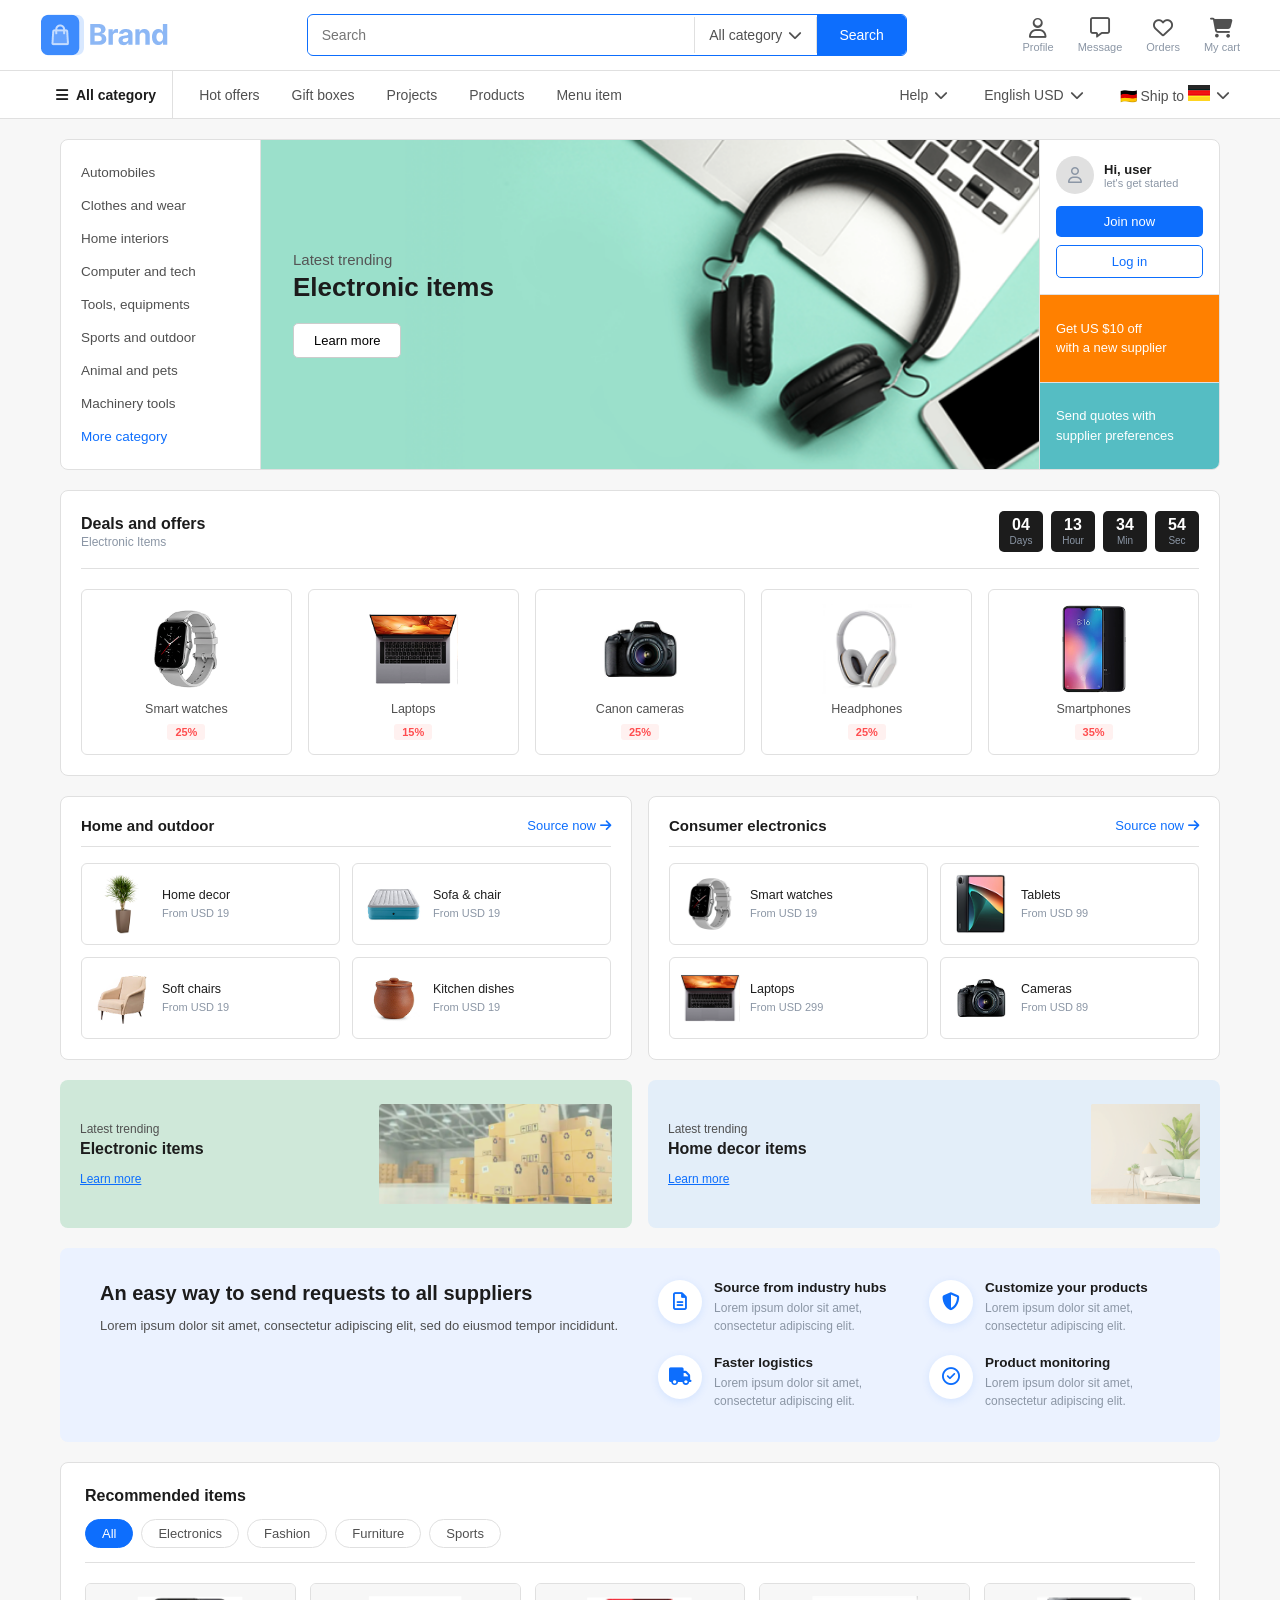
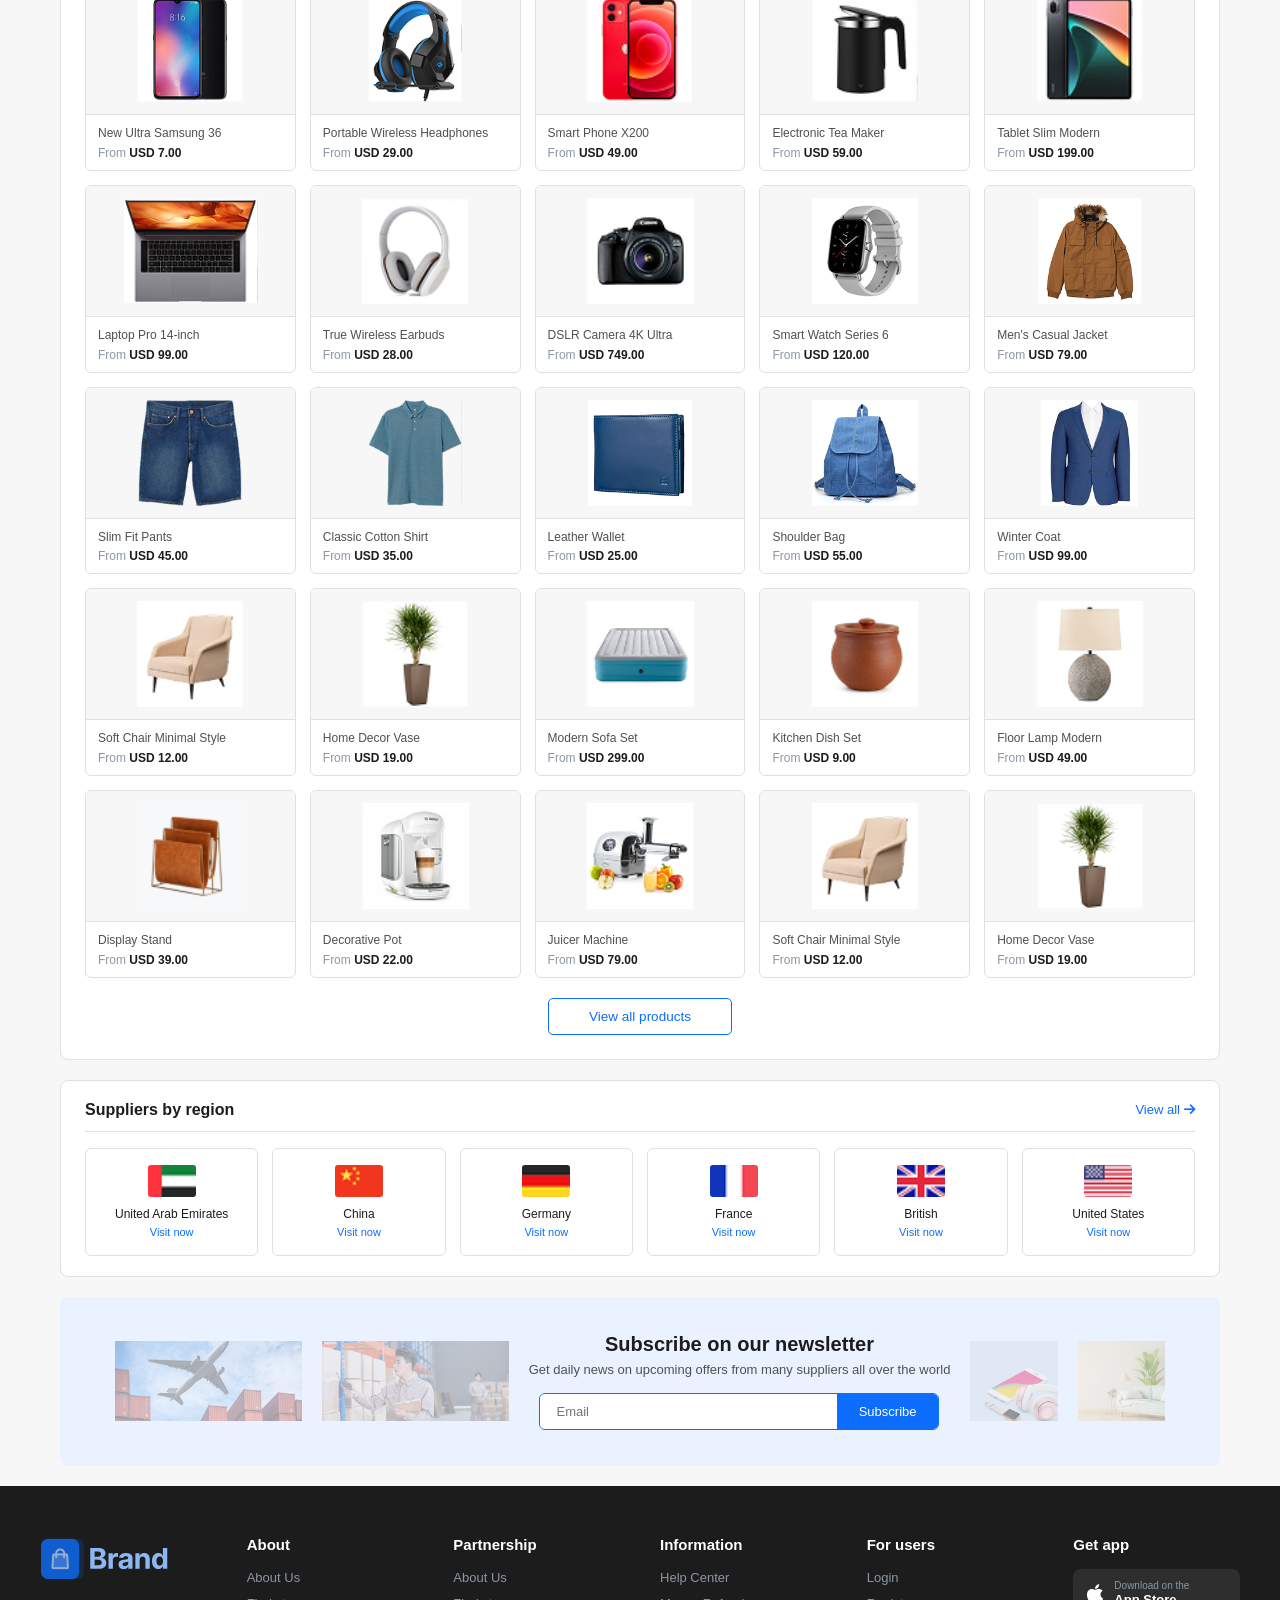
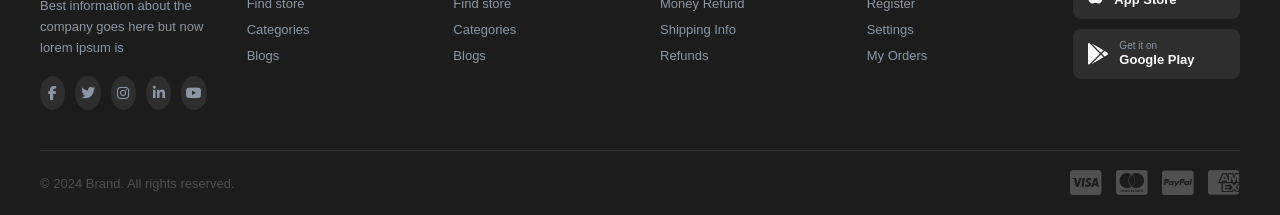
<file: index.html>
<!DOCTYPE html>
<html lang="en">
<head>
  <meta charset="UTF-8" />
  <meta name="viewport" content="width=device-width, initial-scale=1.0"/>
  <title>Brand Marketplace</title>
  <link rel="stylesheet" href="style.css" />
  <link rel="stylesheet" href="https://cdnjs.cloudflare.com/ajax/libs/font-awesome/6.5.0/css/all.min.css"/>

</head>
<body>

  <!-- HEADER -->
  <header class="header">
    <div class="logo">
<img src="assets/Layout/Brand/logo-colored.png" alt="logo">
    </div>
    <div class="search-bar">
      <input type="text" placeholder="Search" />
      <div class="category-dropdown">
        <span>All category</span>
        <i class="fa-solid fa-chevron-down"></i>
      </div>
      <button class="search-btn">Search</button>
    </div>
    <div class="header-icons">
      <div class="icon-item">
        <i class="fa-regular fa-user"></i>
        <span>Profile</span>
      </div>
      <div class="icon-item">
        <i class="fa-regular fa-message"></i>
        <span>Message</span>
      </div>
      <div class="icon-item">
        <i class="fa-regular fa-heart"></i>
        <span>Orders</span>
      </div>
      <div class="icon-item">
        <i class="fa-solid fa-cart-shopping"></i>
        <span>My cart</span>
      </div>
    </div>
  </header>

  <!-- NAVBAR -->
   <nav class="navbar">
    <div class="nav-left">
      <div class="all-category">
        <i class="fa-solid fa-bars"></i>
        <span>All category</span>
      </div>
      <a href="index.html" class="nav-link">Hot offers</a>
      <a href="index.html" class="nav-link">Gift boxes</a>
      <a href="index.html" class="nav-link">Projects</a>
      <a href="product.html" class="nav-link">Products</a>
      <a href="index.html" class="nav-link">Menu item</a>
    </div>
    <div class="nav-right">
      <div class="nav-dropdown">
        <span>Help</span>
        <i class="fa-solid fa-chevron-down"></i>
      </div>
      <div class="nav-dropdown">
        <span>English USD</span>
        <i class="fa-solid fa-chevron-down"></i>
      </div>
      <div class="nav-dropdown">
        <span>🇩🇪 Ship to <img src="assets/Layout1/Image/flags/DE@2x.png" alt=""></span>
        <i class="fa-solid fa-chevron-down"></i>
      </div>
    </div>
  </nav>
  <!-- MAIN -->
  <main class="main">
    <div class="main-inner">

      <!-- HERO SECTION -->
      <section class="hero-section">
        <aside class="category-sidebar">
          <ul>
            <li><a href="#">Automobiles</a></li>
            <li><a href="#">Clothes and wear</a></li>
            <li><a href="#">Home interiors</a></li>
            <li><a href="#">Computer and tech</a></li>
            <li><a href="#">Tools, equipments</a></li>
            <li><a href="#">Sports and outdoor</a></li>
            <li><a href="#">Animal and pets</a></li>
            <li><a href="#">Machinery tools</a></li>
            <li><a href="#" class="more-category">More category</a></li>
          </ul>
        </aside>

        <div class="hero-banner">
          <img src="assets/Image/backgrounds/Banner-board-800x420 2.png" alt="Latest trending Electronic items" />
          <div class="hero-text">
            <p>Latest trending</p>
            <h2>Electronic items</h2>
            <button class="learn-more-btn">Learn more</button>
          </div>
        </div>

        <div class="hero-right">
          <div class="user-card">
            <div class="user-card-top">
              <div class="user-avatar">
                <i class="fa-regular fa-user"></i>
              </div>
              <div>
                <p class="hi-user">Hi, user</p>
                <p class="lets-start">let's get started</p>
              </div>
            </div>
            <button class="btn-join">Join now</button>
            <button class="btn-login">Log in</button>
          </div>
          <div class="promo-card orange">
            <p>Get US $10 off</p>
            <p>with a new supplier</p>
          </div>
          <div class="promo-card teal">
            <p>Send quotes with</p>
            <p>supplier preferences</p>
          </div>
        </div>
      </section>

      <!-- DEALS & OFFERS -->
      <section class="deals-section">
        <div class="deals-header">
          <div>
            <h3>Deals and offers</h3>
            <p class="deals-sub">Electronic Items</p>
          </div>
          <div class="countdown">
            <div class="count-item"><span class="count-num">04</span><span class="count-label">Days</span></div>
            <div class="count-item"><span class="count-num">13</span><span class="count-label">Hour</span></div>
            <div class="count-item"><span class="count-num">34</span><span class="count-label">Min</span></div>
            <div class="count-item"><span class="count-num">56</span><span class="count-label">Sec</span></div>
          </div>
        </div>
        <div class="deals-products">
          <div class="deal-card">
            <img src="assets/Image/tech/8.png" alt="Smart watches" />
            <p>Smart watches</p>
            <span class="discount">25%</span>
          </div>
          <div class="deal-card">
            <img src="assets/Image/tech/image 34.png" alt="Laptops" />
            <p>Laptops</p>
            <span class="discount">15%</span>
          </div>
          <div class="deal-card">
            <img src="assets/Image/tech/6.png" alt="Cameras" />
            <p>Canon cameras</p>
            <span class="discount">25%</span>
          </div>
          <div class="deal-card">
            <img src="assets/Image/tech/image 86.png" alt="Headphones" />
            <p>Headphones</p>
            <span class="discount">25%</span>
          </div>
          <div class="deal-card">
            <img src="assets/Image/tech/image 23.png" alt="Smartphones" />
            <p>Smartphones</p>
            <span class="discount">35%</span>
          </div>
        </div>
      </section>

      <!-- HOME & OUTDOOR + CONSUMER ELECTRONICS -->
      <section class="two-col-section">
        <div class="category-block">
          <div class="category-block-header">
            <h3>Home and outdoor</h3>
            <a href="#" class="source-link">Source now <i class="fa-solid fa-arrow-right"></i></a>
          </div>
          <div class="category-block-grid">
            <div class="cat-item">
              <img src="assets/Image/interior/image 89.png" alt="Soft chairs" />
              <div><p>Home decor</p><span>From USD 19</span></div>
            </div>
            <div class="cat-item">
              <img src="assets/Image/interior/image 93.png" alt="Sofa & chair" />
              <div><p>Sofa & chair</p><span>From USD 19</span></div>
            </div>
            <div class="cat-item">
              <img src="assets/Image/interior/1.png" alt="Kitchen dishes" />
              <div><p>Soft chairs</p><span>From USD 19</span></div>
            </div>
            <div class="cat-item">
              <img src="assets/Image/interior/3.png" alt="Decor" />
              <div><p>Kitchen dishes</p><span>From USD 19</span></div>
            </div>
          </div>
        </div>

        <div class="category-block">
          <div class="category-block-header">
            <h3>Consumer electronics</h3>
            <a href="#" class="source-link">Source now <i class="fa-solid fa-arrow-right"></i></a>
          </div>
          <div class="category-block-grid">
            <div class="cat-item">
              <img src="assets/Image/tech/8.png" alt="Smart watches" />
              <div><p>Smart watches</p><span>From USD 19</span></div>
            </div>
            <div class="cat-item">
              <img src="assets/Image/tech/image 32.png" alt="Tablets" />
              <div><p>Tablets</p><span>From USD 99</span></div>
            </div>
            <div class="cat-item">
              <img src="assets/Image/tech/image 34.png" alt="Laptops" />
              <div><p>Laptops</p><span>From USD 299</span></div>
            </div>
            <div class="cat-item">
              <img src="assets/Image/tech/6.png" alt="Cameras" />
              <div><p>Cameras</p><span>From USD 89</span></div>
            </div>
          </div>
        </div>
      </section>

      <!-- PROMO BANNERS -->
      <section class="promo-banners">
        <div class="promo-banner green">
          <div class="promo-banner-text">
            <p>Latest trending</p>
            <h3>Electronic items</h3>
            <a href="#">Learn more</a>
          </div>
          <img src="assets/Image/backgrounds/Mask group.png" alt="Electronics" />
        </div>
        <div class="promo-banner blue">
          <div class="promo-banner-text">
            <p>Latest trending</p>
            <h3>Home decor items</h3>
            <a href="#">Learn more</a>
          </div>
          <img src="assets/Image/backgrounds/Group 969.png" alt="Electronics" />
        </div>
      </section>

      <!-- INQUIRY SECTION -->
      <section class="inquiry-section">
        <div class="inquiry-text">
          <h3>An easy way to send requests to all suppliers</h3>
          <p>Lorem ipsum dolor sit amet, consectetur adipiscing elit, sed do eiusmod tempor incididunt.</p>
        </div>
        <div class="inquiry-steps">
          <div class="step">
            <div class="step-icon"><i class="fa-regular fa-file-lines"></i></div>
            <div>
              <h4>Source from industry hubs</h4>
              <p>Lorem ipsum dolor sit amet, consectetur adipiscing elit.</p>
            </div>
          </div>
          <div class="step">
            <div class="step-icon"><i class="fa-solid fa-shield-halved"></i></div>
            <div>
              <h4>Customize your products</h4>
              <p>Lorem ipsum dolor sit amet, consectetur adipiscing elit.</p>
            </div>
          </div>
          <div class="step">
            <div class="step-icon"><i class="fa-solid fa-truck"></i></div>
            <div>
              <h4>Faster logistics</h4>
              <p>Lorem ipsum dolor sit amet, consectetur adipiscing elit.</p>
            </div>
          </div>
          <div class="step">
            <div class="step-icon"><i class="fa-regular fa-circle-check"></i></div>
            <div>
              <h4>Product monitoring</h4>
              <p>Lorem ipsum dolor sit amet, consectetur adipiscing elit.</p>
            </div>
          </div>
        </div>
      </section>

      <!-- RECOMMENDED ITEMS -->
      <section class="recommended-section">
        <h3>Recommended items</h3>
       <div class="recommended-tabs">
          <button class="tab active" data-filter="all">All</button>
          <button class="tab" data-filter="electronics">Electronics</button>
          <button class="tab" data-filter="fashion">Fashion</button>
          <button class="tab" data-filter="furniture">Furniture</button>
          <button class="tab" data-filter="sports">Sports</button>
        </div>
        <div class="recommended-grid">

            <!-- Electronics -->
          <div class="product-card" data-category="electronics">
            <div class="product-img"><img src="assets/Image/tech/image 23.png" alt="Phone" /></div>
            <div class="product-info"><p class="product-name">New Ultra Samsung 36</p><p class="product-price">From <strong>USD 7.00</strong></p></div>
          </div>
          <div class="product-card" data-category="electronics">
            <div class="product-img"><img src="assets/Image/tech/image 29.png" alt="Headphones" /></div>
            <div class="product-info"><p class="product-name">Portable Wireless Headphones</p><p class="product-price">From <strong>USD 29.00</strong></p></div>
          </div>
          <div class="product-card" data-category="electronics">
            <div class="product-img"><img src="assets/Image/tech/image 33.png" alt="Smartphone" /></div>
            <div class="product-info"><p class="product-name">Smart Phone X200</p><p class="product-price">From <strong>USD 49.00</strong></p></div>
          </div>
          <div class="product-card" data-category="electronics">
            <div class="product-img"><img src="assets/Image/tech/image 85.png" alt="Tea maker" /></div>
            <div class="product-info"><p class="product-name">Electronic Tea Maker</p><p class="product-price">From <strong>USD 59.00</strong></p></div>
          </div>
          <div class="product-card" data-category="electronics">
            <div class="product-img"><img src="assets/Image/tech/image 32.png" alt="Tablet" /></div>
            <div class="product-info"><p class="product-name">Tablet Slim Modern</p><p class="product-price">From <strong>USD 199.00</strong></p></div>
          </div>
          <div class="product-card" data-category="electronics">
            <div class="product-img"><img src="assets/Image/tech/image 34.png" alt="Laptop" /></div>
            <div class="product-info"><p class="product-name">Laptop Pro 14-inch</p><p class="product-price">From <strong>USD 99.00</strong></p></div>
          </div>
          <div class="product-card" data-category="electronics">
            <div class="product-img"><img src="assets/Image/tech/image 86.png" alt="Earbuds" /></div>
            <div class="product-info"><p class="product-name">True Wireless Earbuds</p><p class="product-price">From <strong>USD 28.00</strong></p></div>
          </div>
          <div class="product-card" data-category="electronics">
            <div class="product-img"><img src="assets/Image/tech/6.png" alt="Camera" /></div>
            <div class="product-info"><p class="product-name">DSLR Camera 4K Ultra</p><p class="product-price">From <strong>USD 749.00</strong></p></div>
          </div>
          <div class="product-card" data-category="electronics">
            <div class="product-img"><img src="assets/Image/tech/8.png" alt="Smart Watch" /></div>
            <div class="product-info"><p class="product-name">Smart Watch Series 6</p><p class="product-price">From <strong>USD 120.00</strong></p></div>
          </div>

          <!-- Fashion -->
          <div class="product-card" data-category="fashion">
            <div class="product-img"><img src="assets/Layout/alibaba/Image/cloth/2 1.png" alt="Jacket" /></div>
            <div class="product-info"><p class="product-name">Men's Casual Jacket</p><p class="product-price">From <strong>USD 79.00</strong></p></div>
          </div>
          <div class="product-card" data-category="fashion">
            <div class="product-img"><img src="assets/Layout/alibaba/Image/cloth/Bitmap (2).png" alt="Pants" /></div>
            <div class="product-info"><p class="product-name">Slim Fit Pants</p><p class="product-price">From <strong>USD 45.00</strong></p></div>
          </div>
          <div class="product-card" data-category="fashion">
            <div class="product-img"><img src="assets/Layout/alibaba/Image/cloth/Bitmap.png" alt="Shirt" /></div>
            <div class="product-info"><p class="product-name">Classic Cotton Shirt</p><p class="product-price">From <strong>USD 35.00</strong></p></div>
          </div>
          <div class="product-card" data-category="fashion">
            <div class="product-img"><img src="assets/Layout/alibaba/Image/cloth/image 24.png" alt="Wallet" /></div>
            <div class="product-info"><p class="product-name">Leather Wallet</p><p class="product-price">From <strong>USD 25.00</strong></p></div>
          </div>
          <div class="product-card" data-category="fashion">
            <div class="product-img"><img src="assets/Layout/alibaba/Image/cloth/image 26.png" alt="Bag" /></div>
            <div class="product-info"><p class="product-name">Shoulder Bag</p><p class="product-price">From <strong>USD 55.00</strong></p></div>
          </div>
          <div class="product-card" data-category="fashion">
            <div class="product-img"><img src="assets/Layout/alibaba/Image/cloth/image 30.png" alt="Coat" /></div>
            <div class="product-info"><p class="product-name">Winter Coat</p><p class="product-price">From <strong>USD 99.00</strong></p></div>
          </div>

          <!-- Furniture -->
          <div class="product-card" data-category="furniture">
            <div class="product-img"><img src="assets/Image/interior/1.png" alt="Soft Chair" /></div>
            <div class="product-info"><p class="product-name">Soft Chair Minimal Style</p><p class="product-price">From <strong>USD 12.00</strong></p></div>
          </div>
          <div class="product-card" data-category="furniture">
            <div class="product-img"><img src="assets/Image/interior/image 89.png" alt="Home Decor" /></div>
            <div class="product-info"><p class="product-name">Home Decor Vase</p><p class="product-price">From <strong>USD 19.00</strong></p></div>
          </div>
          <div class="product-card" data-category="furniture">
            <div class="product-img"><img src="assets/Image/interior/image 93.png" alt="Sofa" /></div>
            <div class="product-info"><p class="product-name">Modern Sofa Set</p><p class="product-price">From <strong>USD 299.00</strong></p></div>
          </div>
          <div class="product-card" data-category="furniture">
            <div class="product-img"><img src="assets/Image/interior/3.png" alt="Decor" /></div>
            <div class="product-info"><p class="product-name">Kitchen Dish Set</p><p class="product-price">From <strong>USD 9.00</strong></p></div>
          </div>
          <div class="product-card" data-category="furniture">
            <div class="product-img"><img src="assets/Image/interior/6.png" alt="Lamp" /></div>
            <div class="product-info"><p class="product-name">Floor Lamp Modern</p><p class="product-price">From <strong>USD 49.00</strong></p></div>
          </div>
          <div class="product-card" data-category="furniture">
            <div class="product-img"><img src="assets/Image/interior/7.png" alt="Stand" /></div>
            <div class="product-info"><p class="product-name">Display Stand</p><p class="product-price">From <strong>USD 39.00</strong></p></div>
          </div>
          <div class="product-card" data-category="furniture">
            <div class="product-img"><img src="assets/Image/interior/8.png" alt="Decor Item" /></div>
            <div class="product-info"><p class="product-name">Decorative Pot</p><p class="product-price">From <strong>USD 22.00</strong></p></div>
          </div>
          <div class="product-card" data-category="furniture">
            <div class="product-img"><img src="assets/Image/interior/9.png" alt="Juicer" /></div>
            <div class="product-info"><p class="product-name">Juicer Machine</p><p class="product-price">From <strong>USD 79.00</strong></p></div>
          </div>
          <div class="product-card" data-category="furniture">
            <div class="product-img"><img src="assets/Image/interior/1.png" alt="Soft Chair" /></div>
            <div class="product-info"><p class="product-name">Soft Chair Minimal Style</p><p class="product-price">From <strong>USD 12.00</strong></p></div>
          </div>
          <div class="product-card" data-category="furniture">
            <div class="product-img"><img src="assets/Image/interior/image 89.png" alt="Home Decor" /></div>
            <div class="product-info"><p class="product-name">Home Decor Vase</p><p class="product-price">From <strong>USD 19.00</strong></p></div>
          </div>
          

        </div>
        <div class="view-all-wrap">
          <button class="view-all-btn">View all products</button>
        </div>
      </section>

      <!-- SUPPLIERS BY REGION -->
      <section class="suppliers-section">
        <div class="suppliers-header">
          <h3>Suppliers by region</h3>
          <a href="#" class="source-link">View all <i class="fa-solid fa-arrow-right"></i></a>
        </div>
        <div class="suppliers-grid">
          <div class="supplier-card">
            <img src="assets/Layout1/Image/flags/AE@2x.png" alt="UAE" />
            <div><p class="supplier-country">United Arab Emirates</p><a href="#">Visit now</a></div>
          </div>
          <div class="supplier-card">
            <img src="assets/Layout1/Image/flags/CN@2x.png" alt="China" />
            <div><p class="supplier-country">China</p><a href="#">Visit now</a></div>
          </div>
          <div class="supplier-card">
            <img src="assets/Layout1/Image/flags/DE@2x.png" alt="Germany" />
            <div><p class="supplier-country">Germany</p><a href="#">Visit now</a></div>
          </div>
          <div class="supplier-card">
            <img src="assets/Layout1/Image/flags/FR@2x.png" alt="France" />
            <div><p class="supplier-country">France</p><a href="#">Visit now</a></div>
          </div>
          <div class="supplier-card">
            <img src="assets/Layout1/Image/flags/GB@2x.png" alt="Great Britain" />
            <div><p class="supplier-country">British</p><a href="#">Visit now</a></div>
          </div>
          <div class="supplier-card">
            <img src="assets/Layout1/Image/flags/US@2x.png" alt="United States" />
            <div><p class="supplier-country">United States</p><a href="#">Visit now</a></div>
          </div>
        </div>
      </section>

      <!-- NEWSLETTER -->
      <section class="newsletter-section">
        <img src="assets/Image/backgrounds/image 106.png" alt="" class="newsletter-img" />
        <img src="assets/Image/backgrounds/image 107.png" alt="" class="newsletter-img" />
        <div class="newsletter-content">
          <h3>Subscribe on our newsletter</h3>
          <p>Get daily news on upcoming offers from many suppliers all over the world</p>
          <div class="newsletter-input">
            <input type="email" placeholder="Email" />
            <button>Subscribe</button>
          </div>
        </div>
        <img src="assets/Image/backgrounds/image 98.png" alt="" class="newsletter-img" />
        <img src="assets/Image/backgrounds/Group 969.png" alt="" class="newsletter-img" />
      </section>

    </div>
  </main>

  <!-- FOOTER -->
    <footer class="footer">
    <div class="footer-top">
      <div class="footer-col brand-col">
        <div class="footer-logo">
          <img src="assets/Layout/Brand/logo-colored.png" alt="logo">
        </div>
        <p class="footer-desc">Best information about the company goes here but now lorem ipsum is</p>
        <div class="social-icons">
          <a href="#"><i class="fa-brands fa-facebook-f"></i></a>
          <a href="#"><i class="fa-brands fa-twitter"></i></a>
          <a href="#"><i class="fa-brands fa-instagram"></i></a>
          <a href="#"><i class="fa-brands fa-linkedin-in"></i></a>
          <a href="#"><i class="fa-brands fa-youtube"></i></a>
        </div>
      </div>
      <div class="footer-col">
        <h4>About</h4>
        <ul>
          <li><a href="#">About Us</a></li>
          <li><a href="#">Find store</a></li>
          <li><a href="#">Categories</a></li>
          <li><a href="#">Blogs</a></li>
        </ul>
      </div>
      <div class="footer-col">
        <h4>Partnership</h4>
        <ul>
          <li><a href="#">About Us</a></li>
          <li><a href="#">Find store</a></li>
          <li><a href="#">Categories</a></li>
          <li><a href="#">Blogs</a></li>
        </ul>
      </div>
      <div class="footer-col">
        <h4>Information</h4>
        <ul>
          <li><a href="#">Help Center</a></li>
          <li><a href="#">Money Refund</a></li>
          <li><a href="#">Shipping Info</a></li>
          <li><a href="#">Refunds</a></li>
        </ul>
      </div>
      <div class="footer-col">
        <h4>For users</h4>
        <ul>
          <li><a href="#">Login</a></li>
          <li><a href="#">Register</a></li>
          <li><a href="#">Settings</a></li>
          <li><a href="#">My Orders</a></li>
        </ul>
      </div>
      <div class="footer-col">
        <h4>Get app</h4>
        <div class="app-buttons">
          <a href="#" class="app-btn">
            <i class="fa-brands fa-apple"></i>
            <div><small>Download on the</small><strong>App Store</strong></div>
          </a>
          <a href="#" class="app-btn">
            <i class="fa-brands fa-google-play"></i>
            <div><small>Get it on</small><strong>Google Play</strong></div>
          </a>
        </div>
      </div>
    </div>
    <div class="footer-bottom">
      <p>© 2024 Brand. All rights reserved.</p>
      <div class="payment-icons">
        <i class="fa-brands fa-cc-visa"></i>
        <i class="fa-brands fa-cc-mastercard"></i>
        <i class="fa-brands fa-cc-paypal"></i>
        <i class="fa-brands fa-cc-amex"></i>
      </div>
    </div>
  
  </footer>

  <script>
    function updateCountdown() {
      const countNums = document.querySelectorAll('.count-num');
      let [days, hours, mins, secs] = [
        parseInt(countNums[0].textContent),
        parseInt(countNums[1].textContent),
        parseInt(countNums[2].textContent),
        parseInt(countNums[3].textContent)
      ];
      secs--;
      if (secs < 0) { secs = 59; mins--; }
      if (mins < 0) { mins = 59; hours--; }
      if (hours < 0) { hours = 23; days--; }
      if (days < 0) days = 0;
      countNums[0].textContent = String(days).padStart(2,'0');
      countNums[1].textContent = String(hours).padStart(2,'0');
      countNums[2].textContent = String(mins).padStart(2,'0');
      countNums[3].textContent = String(secs).padStart(2,'0');
    }
    setInterval(updateCountdown, 1000);

   // TAB FILTER — actually filters products by category
    document.querySelectorAll('.tab').forEach(tab => {
      tab.addEventListener('click', () => {
        document.querySelectorAll('.tab').forEach(t => t.classList.remove('active'));
        tab.classList.add('active');
        const filter = tab.dataset.filter;
        document.querySelectorAll('.product-card').forEach(card => {
          if (filter === 'all' || card.dataset.category === filter) {
            card.style.display = 'block';
          } else {
            card.style.display = 'none';
          }
        });
      });
    });
  </script>

</body>
</html>
</file>
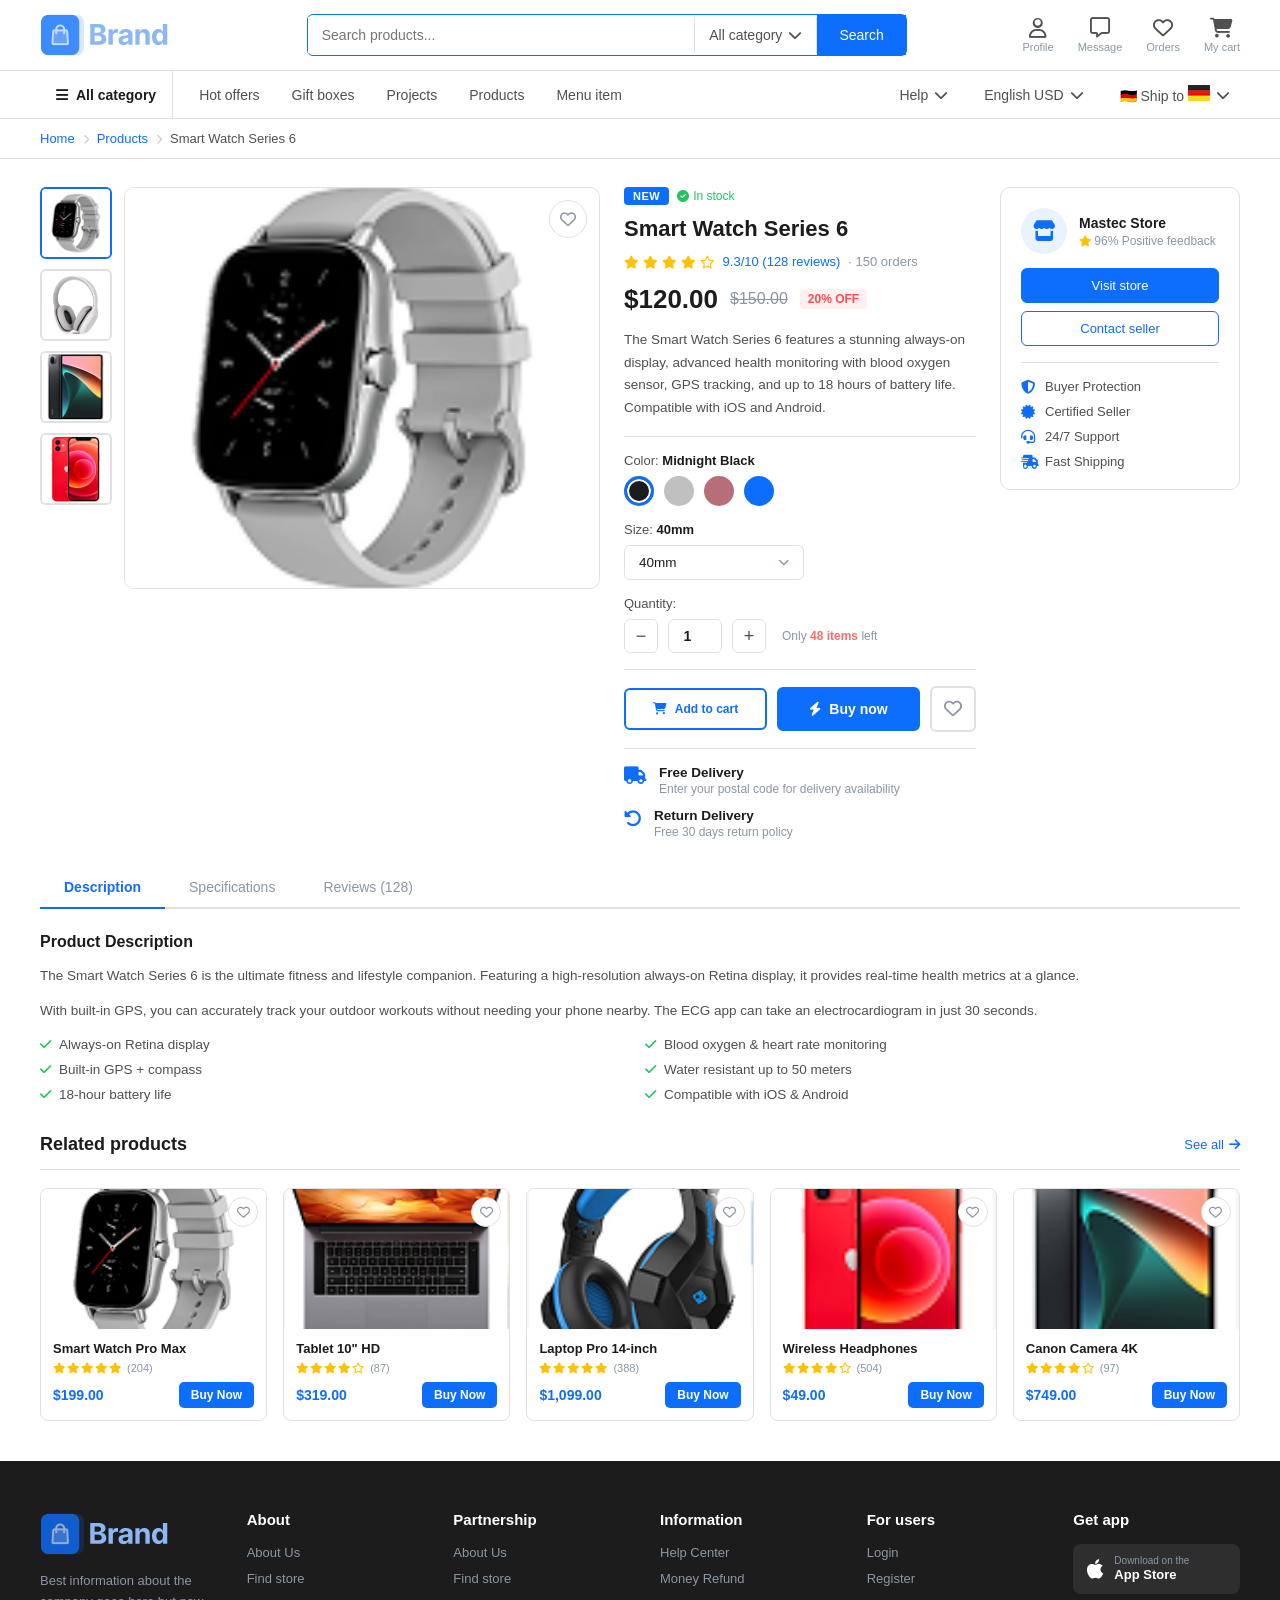
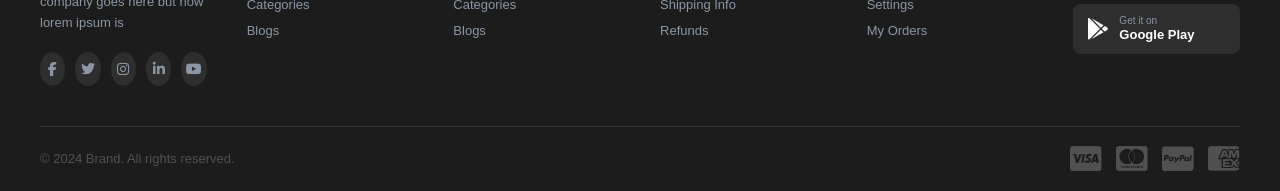
<file: product-detail.html>
<!DOCTYPE html>
<html lang="en">
<head>
  <meta charset="UTF-8" />
  <meta name="viewport" content="width=device-width, initial-scale=1.0"/>
  <title>Smart Watch Series 6 – Brand Marketplace</title>
  <link rel="stylesheet" href="style.css" />
  <link rel="stylesheet" href="product-detail.css" />
  <link rel="stylesheet" href="https://cdnjs.cloudflare.com/ajax/libs/font-awesome/6.5.0/css/all.min.css"/>
</head>
<body>

  <!-- HEADER -->
  <header class="header">
    <div class="logo">
     <img src="assets/Layout/Brand/logo-colored.png" alt="logo">

    </div>
    <div class="search-bar" id="searchBarWrap">
      <input type="text" placeholder="Search products..." id="searchInput" />
      <div class="category-dropdown">
        <span>All category</span>
        <i class="fa-solid fa-chevron-down"></i>
      </div>
      <button class="search-btn" id="searchBtn">Search</button>
      <div class="search-suggestions" id="searchSuggestions"></div>
    </div>
    <div class="header-icons">
      <div class="icon-item">
        <i class="fa-regular fa-user"></i>
        <span>Profile</span>
      </div>
      <div class="icon-item">
        <i class="fa-regular fa-message"></i>
        <span>Message</span>
      </div>
      <div class="icon-item">
        <i class="fa-regular fa-heart"></i>
        <span>Orders</span>
      </div>
      <div class="icon-item cart-icon-item">
        <i class="fa-solid fa-cart-shopping"></i>
        <span>My cart</span>
        <span class="cart-badge" id="cartBadge">0</span>
      </div>
    </div>
  </header>

  <!-- NAVBAR -->
  <nav class="navbar">
    <div class="nav-left">
      <div class="all-category">
        <i class="fa-solid fa-bars"></i>
        <span id="allCategoryBtn">All category</span>
      </div>
      <a href="index.html" class="nav-link">Hot offers</a>
      <a href="index.html" class="nav-link">Gift boxes</a>
      <a href="index.html" class="nav-link">Projects</a>
      <a href="product.html" class="nav-link">Products</a>
      <a href="#" class="nav-link">Menu item</a>
    </div>
    <div class="nav-right">
         <div class="nav-dropdown">
        <span>Help </span>
        <i class="fa-solid fa-chevron-down"></i>
      </div>
      <div class="nav-dropdown">
        
        <span>English USD </span>
        <i class="fa-solid fa-chevron-down"></i>
      </div>
      <div class="nav-dropdown">
        <span>🇩🇪 Ship to <img src="assets/Layout1/Image/flags/DE@2x.png" alt=""></span>
        <i class="fa-solid fa-chevron-down"></i>
 </div>
    </div>
  </nav>

  <!-- BREADCRUMB -->
  <div class="breadcrumb">
    <a href="index.html">Home</a>
    <i class="fa-solid fa-chevron-right"></i>
    <a href="product.html">Products</a>
    <i class="fa-solid fa-chevron-right"></i>
    <span>Smart Watch Series 6</span>
  </div>

  <!-- PRODUCT DETAIL MAIN -->
  <div class="pd-wrapper">

    <!-- LEFT: IMAGE GALLERY -->
    <div class="pd-gallery">
      <div class="pd-thumbnails">
        <div class="pd-thumb active" data-img="assets/Image/tech/8.png">
          <img src="assets/Image/tech/8.png" alt="Smart Watch" />
        </div>
        <div class="pd-thumb" data-img="assets/Image/tech/image 86.png">
          <img src="assets/Image/tech/image 86.png" alt="Smart Watch 2" />
        </div>
        <div class="pd-thumb" data-img="assets/Image/tech/image 32.png">
          <img src="assets/Image/tech/image 32.png" alt="Camera" />
        </div>
        <div class="pd-thumb" data-img="assets/Image/tech/image 33.png">
          <img src="assets/Image/tech/image 33.png" alt="Headphones" />
        </div>
      </div>
      <div class="pd-main-img">
        <img src="assets/Image/tech/8.png" alt="Smart Watch" id="mainProductImg" />
        <button class="pd-wishlist-btn" id="wishlistBtn">
          <i class="fa-regular fa-heart"></i>
        </button>
      </div>
    </div>

    <!-- MIDDLE: PRODUCT INFO -->
    <div class="pd-info">
      <div class="pd-badges">
        <span class="pd-badge-new">NEW</span>
        <span class="pd-badge-stock in-stock"><i class="fa-solid fa-circle-check"></i> In stock</span>
      </div>

      <h1 class="pd-title">Smart Watch Series 6</h1>

      <div class="pd-rating-row">
        <div class="pd-stars">
          <i class="fa-solid fa-star"></i>
          <i class="fa-solid fa-star"></i>
          <i class="fa-solid fa-star"></i>
          <i class="fa-solid fa-star"></i>
          <i class="fa-regular fa-star"></i>
        </div>
        <span class="pd-rating-count">9.3/10 (128 reviews)</span>
        <span class="pd-orders-count">· 150 orders</span>
      </div>

      <div class="pd-price-row">
        <span class="pd-price">$120.00</span>
        <span class="pd-old-price">$150.00</span>
        <span class="pd-discount-tag">20% OFF</span>
      </div>

      <p class="pd-desc">
        The Smart Watch Series 6 features a stunning always-on display, advanced health monitoring with blood oxygen sensor, GPS tracking, and up to 18 hours of battery life. Compatible with iOS and Android.
      </p>

      <div class="pd-divider"></div>

      <!-- COLOR SELECTOR -->
      <div class="pd-option-group">
        <p class="pd-option-label">Color: <strong id="selectedColor">Midnight Black</strong></p>
        <div class="pd-colors">
          <button class="pd-color active" data-color="Midnight Black" style="background:#1C1C1C;" title="Midnight Black"></button>
          <button class="pd-color" data-color="Silver" style="background:#C0C0C0;" title="Silver"></button>
          <button class="pd-color" data-color="Rose Gold" style="background:#B76E79;" title="Rose Gold"></button>
          <button class="pd-color" data-color="Ocean Blue" style="background:#0D6EFD;" title="Ocean Blue"></button>
        </div>
      </div>

      <!-- SIZE SELECTOR DROPDOWN -->
      <div class="pd-option-group">
        <p class="pd-option-label">Size: <strong id="selectedSize">40mm</strong></p>
        <div class="pd-custom-select" id="sizeSelect">
          <div class="pd-select-selected" id="sizeDisplay">
            <span>40mm</span>
            <i class="fa-solid fa-chevron-down"></i>
          </div>
          <ul class="pd-select-options" id="sizeOptions">
            <li class="active" data-value="40mm">40mm <span class="size-note">Standard</span></li>
            <li data-value="44mm">44mm <span class="size-note">Large</span></li>
            <li data-value="41mm">41mm <span class="size-note">Mid</span></li>
            <li data-value="45mm">45mm <span class="size-note">XL</span></li>
          </ul>
        </div>
      </div>

      <!-- QUANTITY -->
      <div class="pd-option-group">
        <p class="pd-option-label">Quantity:</p>
        <div class="pd-qty-wrap">
          <button class="pd-qty-btn" id="qtyMinus">−</button>
          <input type="number" value="1" min="1" max="99" id="qtyInput" class="pd-qty-input" />
          <button class="pd-qty-btn" id="qtyPlus">+</button>
          <span class="pd-qty-available">Only <strong>48 items</strong> left</span>
        </div>
      </div>

      <div class="pd-divider"></div>

      <!-- ACTION BUTTONS -->
      <div class="pd-actions">
        <button class="pd-add-cart-btn" id="addToCartBtn">
          <i class="fa-solid fa-cart-shopping"></i> Add to cart
        </button>
        <button class="pd-buy-now-btn" id="buyNowBtn">
          <i class="fa-solid fa-bolt"></i> Buy now
        </button>
        <button class="pd-wish-action-btn" id="wishActionBtn">
          <i class="fa-regular fa-heart"></i>
        </button>
      </div>

      <!-- CART TOAST -->
      <div class="pd-toast" id="cartToast">
        <i class="fa-solid fa-circle-check"></i> Added to cart!
      </div>

      <div class="pd-divider"></div>

      <!-- DELIVERY INFO -->
      <div class="pd-delivery-info">
        <div class="pd-delivery-row">
          <i class="fa-solid fa-truck"></i>
          <div>
            <p class="pd-del-title">Free Delivery</p>
            <p class="pd-del-sub">Enter your postal code for delivery availability</p>
          </div>
        </div>
        <div class="pd-delivery-row">
          <i class="fa-solid fa-rotate-left"></i>
          <div>
            <p class="pd-del-title">Return Delivery</p>
            <p class="pd-del-sub">Free 30 days return policy</p>
          </div>
        </div>
      </div>
    </div>

    <!-- RIGHT: SELLER CARD -->
    <div class="pd-seller">
      <div class="pd-seller-top">
        <div class="pd-seller-avatar">
          <i class="fa-solid fa-store"></i>
        </div>
        <div>
          <p class="pd-seller-name">Mastec Store</p>
          <p class="pd-seller-rating"><i class="fa-solid fa-star"></i> 96% Positive feedback</p>
        </div>
      </div>
      <button class="pd-seller-btn">Visit store</button>
      <button class="pd-seller-btn outline">Contact seller</button>
      <div class="pd-divider"></div>
      <ul class="pd-seller-features">
        <li><i class="fa-solid fa-shield-halved"></i> Buyer Protection</li>
        <li><i class="fa-solid fa-certificate"></i> Certified Seller</li>
        <li><i class="fa-solid fa-headset"></i> 24/7 Support</li>
        <li><i class="fa-solid fa-truck-fast"></i> Fast Shipping</li>
      </ul>
    </div>

  </div>

  <!-- TABS -->
  <div class="pd-tabs-section">
    <div class="pd-tabs">
      <button class="pd-tab active" data-tab="description">Description</button>
      <button class="pd-tab" data-tab="specs">Specifications</button>
      <button class="pd-tab" data-tab="reviews">Reviews (128)</button>
    </div>

    <div class="pd-tab-content active" id="tab-description">
      <h3>Product Description</h3>
      <p>The Smart Watch Series 6 is the ultimate fitness and lifestyle companion. Featuring a high-resolution always-on Retina display, it provides real-time health metrics at a glance.</p>
      <p>With built-in GPS, you can accurately track your outdoor workouts without needing your phone nearby. The ECG app can take an electrocardiogram in just 30 seconds.</p>
      <ul class="pd-feature-list">
        <li><i class="fa-solid fa-check"></i> Always-on Retina display</li>
        <li><i class="fa-solid fa-check"></i> Blood oxygen & heart rate monitoring</li>
        <li><i class="fa-solid fa-check"></i> Built-in GPS + compass</li>
        <li><i class="fa-solid fa-check"></i> Water resistant up to 50 meters</li>
        <li><i class="fa-solid fa-check"></i> 18-hour battery life</li>
        <li><i class="fa-solid fa-check"></i> Compatible with iOS & Android</li>
      </ul>
    </div>

    <div class="pd-tab-content" id="tab-specs">
      <h3>Specifications</h3>
      <table class="pd-specs-table">
        <tr><td>Brand</td><td>BrandTech</td></tr>
        <tr><td>Model</td><td>Smart Watch Series 6</td></tr>
        <tr><td>Display</td><td>1.78" OLED Always-On</td></tr>
        <tr><td>Processor</td><td>S6 Dual-Core</td></tr>
        <tr><td>Storage</td><td>32GB</td></tr>
        <tr><td>Battery</td><td>303mAh — Up to 18 hrs</td></tr>
        <tr><td>Connectivity</td><td>Bluetooth 5.0, WiFi, GPS</td></tr>
        <tr><td>Water Resistance</td><td>50 meters (WR50)</td></tr>
        <tr><td>Sensors</td><td>Heart Rate, SpO2, ECG, Gyro</td></tr>
        <tr><td>Compatibility</td><td>iOS 14+ / Android 6+</td></tr>
        <tr><td>Warranty</td><td>1 Year</td></tr>
      </table>
    </div>

    <div class="pd-tab-content" id="tab-reviews">
      <div class="reviews-layout">
        <div class="reviews-summary">
          <div class="rating-big">4.0</div>
          <div class="rating-stars-big">
            <i class="fa-solid fa-star"></i><i class="fa-solid fa-star"></i><i class="fa-solid fa-star"></i><i class="fa-solid fa-star"></i><i class="fa-regular fa-star"></i>
          </div>
          <p class="rating-total">128 reviews</p>
          <div class="rating-bars">
            <div class="rating-bar-row"><span>5</span><div class="rating-bar"><div class="rating-fill" style="width:60%"></div></div><span>60%</span></div>
            <div class="rating-bar-row"><span>4</span><div class="rating-bar"><div class="rating-fill" style="width:20%"></div></div><span>20%</span></div>
            <div class="rating-bar-row"><span>3</span><div class="rating-bar"><div class="rating-fill" style="width:10%"></div></div><span>10%</span></div>
            <div class="rating-bar-row"><span>2</span><div class="rating-bar"><div class="rating-fill" style="width:6%"></div></div><span>6%</span></div>
            <div class="rating-bar-row"><span>1</span><div class="rating-bar"><div class="rating-fill" style="width:4%"></div></div><span>4%</span></div>
          </div>
        </div>
        <div class="reviews-list">
          <div class="review-card">
            <div class="review-top">
              <div class="reviewer-avatar">A</div>
              <div>
                <p class="reviewer-name">Ahmed K.</p>
                <div class="review-stars"><i class="fa-solid fa-star"></i><i class="fa-solid fa-star"></i><i class="fa-solid fa-star"></i><i class="fa-solid fa-star"></i><i class="fa-solid fa-star"></i></div>
              </div>
              <span class="review-date">12 May 2025</span>
            </div>
            <p class="review-text">Absolutely love this watch! The display is stunning and the health tracking is very accurate. Highly recommend!</p>
            <div class="review-helpful">
              <span>Helpful?</span>
              <button><i class="fa-regular fa-thumbs-up"></i> 24</button>
              <button><i class="fa-regular fa-thumbs-down"></i> 2</button>
            </div>
          </div>
          <div class="review-card">
            <div class="review-top">
              <div class="reviewer-avatar">S</div>
              <div>
                <p class="reviewer-name">Sara M.</p>
                <div class="review-stars"><i class="fa-solid fa-star"></i><i class="fa-solid fa-star"></i><i class="fa-solid fa-star"></i><i class="fa-solid fa-star"></i><i class="fa-regular fa-star"></i></div>
              </div>
              <span class="review-date">3 Apr 2025</span>
            </div>
            <p class="review-text">Great product overall. Setup was easy and the app syncs perfectly. Otherwise 10/10.</p>
            <div class="review-helpful">
              <span>Helpful?</span>
              <button><i class="fa-regular fa-thumbs-up"></i> 18</button>
              <button><i class="fa-regular fa-thumbs-down"></i> 1</button>
            </div>
          </div>
          <div class="review-card">
            <div class="review-top">
              <div class="reviewer-avatar">R</div>
              <div>
                <p class="reviewer-name">Raza T.</p>
                <div class="review-stars"><i class="fa-solid fa-star"></i><i class="fa-solid fa-star"></i><i class="fa-solid fa-star"></i><i class="fa-regular fa-star"></i><i class="fa-regular fa-star"></i></div>
              </div>
              <span class="review-date">20 Mar 2025</span>
            </div>
            <p class="review-text">Decent watch for the price. GPS accuracy could be better for running.</p>
            <div class="review-helpful">
              <span>Helpful?</span>
              <button><i class="fa-regular fa-thumbs-up"></i> 9</button>
              <button><i class="fa-regular fa-thumbs-down"></i> 3</button>
            </div>
          </div>
        </div>
      </div>
    </div>
  </div>

  <!-- RELATED PRODUCTS -->
  <section class="related-section">
    <div class="related-header">
      <h2>Related products</h2>
      <a href="product.html" class="see-all-link">See all <i class="fa-solid fa-arrow-right"></i></a>
    </div>
    <div class="related-grid">
      <div class="rel-card">
        <div class="rel-img-wrap">
          <img src="assets/Image/tech/8.png" alt="Smart Watch" />
          <button class="rel-wish"><i class="fa-regular fa-heart"></i></button>
        </div>
        <div class="rel-info">
          <p class="rel-name">Smart Watch Pro Max</p>
          <div class="rel-stars"><i class="fa-solid fa-star"></i><i class="fa-solid fa-star"></i><i class="fa-solid fa-star"></i><i class="fa-solid fa-star"></i><i class="fa-solid fa-star"></i><span>(204)</span></div>
          <div class="rel-bottom"><span class="rel-price">$199.00</span><button class="rel-buy">Buy Now</button></div>
        </div>
      </div>
      <div class="rel-card">
        <div class="rel-img-wrap">
          <img src="assets/Image/tech/image 34.png" alt="Tablet" />
          <button class="rel-wish"><i class="fa-regular fa-heart"></i></button>
        </div>
        <div class="rel-info">
          <p class="rel-name">Tablet 10" HD</p>
          <div class="rel-stars"><i class="fa-solid fa-star"></i><i class="fa-solid fa-star"></i><i class="fa-solid fa-star"></i><i class="fa-solid fa-star"></i><i class="fa-regular fa-star"></i><span>(87)</span></div>
          <div class="rel-bottom"><span class="rel-price">$319.00</span><button class="rel-buy">Buy Now</button></div>
        </div>
      </div>
      <div class="rel-card">
        <div class="rel-img-wrap">
          <img src="assets/Image/tech/image 29.png" alt="Laptop" />
          <button class="rel-wish"><i class="fa-regular fa-heart"></i></button>
        </div>
        <div class="rel-info">
          <p class="rel-name">Laptop Pro 14-inch</p>
          <div class="rel-stars"><i class="fa-solid fa-star"></i><i class="fa-solid fa-star"></i><i class="fa-solid fa-star"></i><i class="fa-solid fa-star"></i><i class="fa-solid fa-star"></i><span>(388)</span></div>
          <div class="rel-bottom"><span class="rel-price">$1,099.00</span><button class="rel-buy">Buy Now</button></div>
        </div>
      </div>
      <div class="rel-card">
        <div class="rel-img-wrap">
          <img src="assets/Image/tech/image 33.png" alt="Headphones" />
          <button class="rel-wish"><i class="fa-regular fa-heart"></i></button>
        </div>
        <div class="rel-info">
          <p class="rel-name">Wireless Headphones</p>
          <div class="rel-stars"><i class="fa-solid fa-star"></i><i class="fa-solid fa-star"></i><i class="fa-solid fa-star"></i><i class="fa-solid fa-star"></i><i class="fa-regular fa-star"></i><span>(504)</span></div>
          <div class="rel-bottom"><span class="rel-price">$49.00</span><button class="rel-buy">Buy Now</button></div>
        </div>
      </div>
      <div class="rel-card">
        <div class="rel-img-wrap">
          <img src="assets/Image/tech/image 32.png" alt="Camera" />
          <button class="rel-wish"><i class="fa-regular fa-heart"></i></button>
        </div>
        <div class="rel-info">
          <p class="rel-name">Canon Camera 4K</p>
          <div class="rel-stars"><i class="fa-solid fa-star"></i><i class="fa-solid fa-star"></i><i class="fa-solid fa-star"></i><i class="fa-solid fa-star"></i><i class="fa-regular fa-star"></i><span>(97)</span></div>
          <div class="rel-bottom"><span class="rel-price">$749.00</span><button class="rel-buy">Buy Now</button></div>
        </div>
      </div>
    </div>
  </section>

  <!-- FOOTER -->
  <footer class="footer">
    <div class="footer-top">
      <div class="footer-col brand-col">
        <div class="footer-logo">
         <img src="assets/Layout/Brand/logo-colored.png" alt="logo">

        </div>
        <p class="footer-desc">Best information about the company goes here but now lorem ipsum is</p>
        <div class="social-icons">
          <a href="#"><i class="fa-brands fa-facebook-f"></i></a>
          <a href="#"><i class="fa-brands fa-twitter"></i></a>
          <a href="#"><i class="fa-brands fa-instagram"></i></a>
          <a href="#"><i class="fa-brands fa-linkedin-in"></i></a>
          <a href="#"><i class="fa-brands fa-youtube"></i></a>
        </div>
      </div>
      <div class="footer-col"><h4>About</h4><ul><li><a href="#">About Us</a></li><li><a href="#">Find store</a></li><li><a href="#">Categories</a></li><li><a href="#">Blogs</a></li></ul></div>
      <div class="footer-col"><h4>Partnership</h4><ul><li><a href="#">About Us</a></li><li><a href="#">Find store</a></li><li><a href="#">Categories</a></li><li><a href="#">Blogs</a></li></ul></div>
      <div class="footer-col"><h4>Information</h4><ul><li><a href="#">Help Center</a></li><li><a href="#">Money Refund</a></li><li><a href="#">Shipping Info</a></li><li><a href="#">Refunds</a></li></ul></div>
      <div class="footer-col"><h4>For users</h4><ul><li><a href="#">Login</a></li><li><a href="#">Register</a></li><li><a href="#">Settings</a></li><li><a href="#">My Orders</a></li></ul></div>
      <div class="footer-col">
        <h4>Get app</h4>
        <div class="app-buttons">
          <a href="#" class="app-btn"><i class="fa-brands fa-apple"></i><div><small>Download on the</small><strong>App Store</strong></div></a>
          <a href="#" class="app-btn"><i class="fa-brands fa-google-play"></i><div><small>Get it on</small><strong>Google Play</strong></div></a>
        </div>
      </div>
    </div>
    <div class="footer-bottom">
      <p>© 2024 Brand. All rights reserved.</p>
      <div class="payment-icons">
        <i class="fa-brands fa-cc-visa"></i>
        <i class="fa-brands fa-cc-mastercard"></i>
        <i class="fa-brands fa-cc-paypal"></i>
        <i class="fa-brands fa-cc-amex"></i>
      </div>
    </div>
  </footer>

  <script src="product-detail.js"></script>
</body>
</html>
</file>
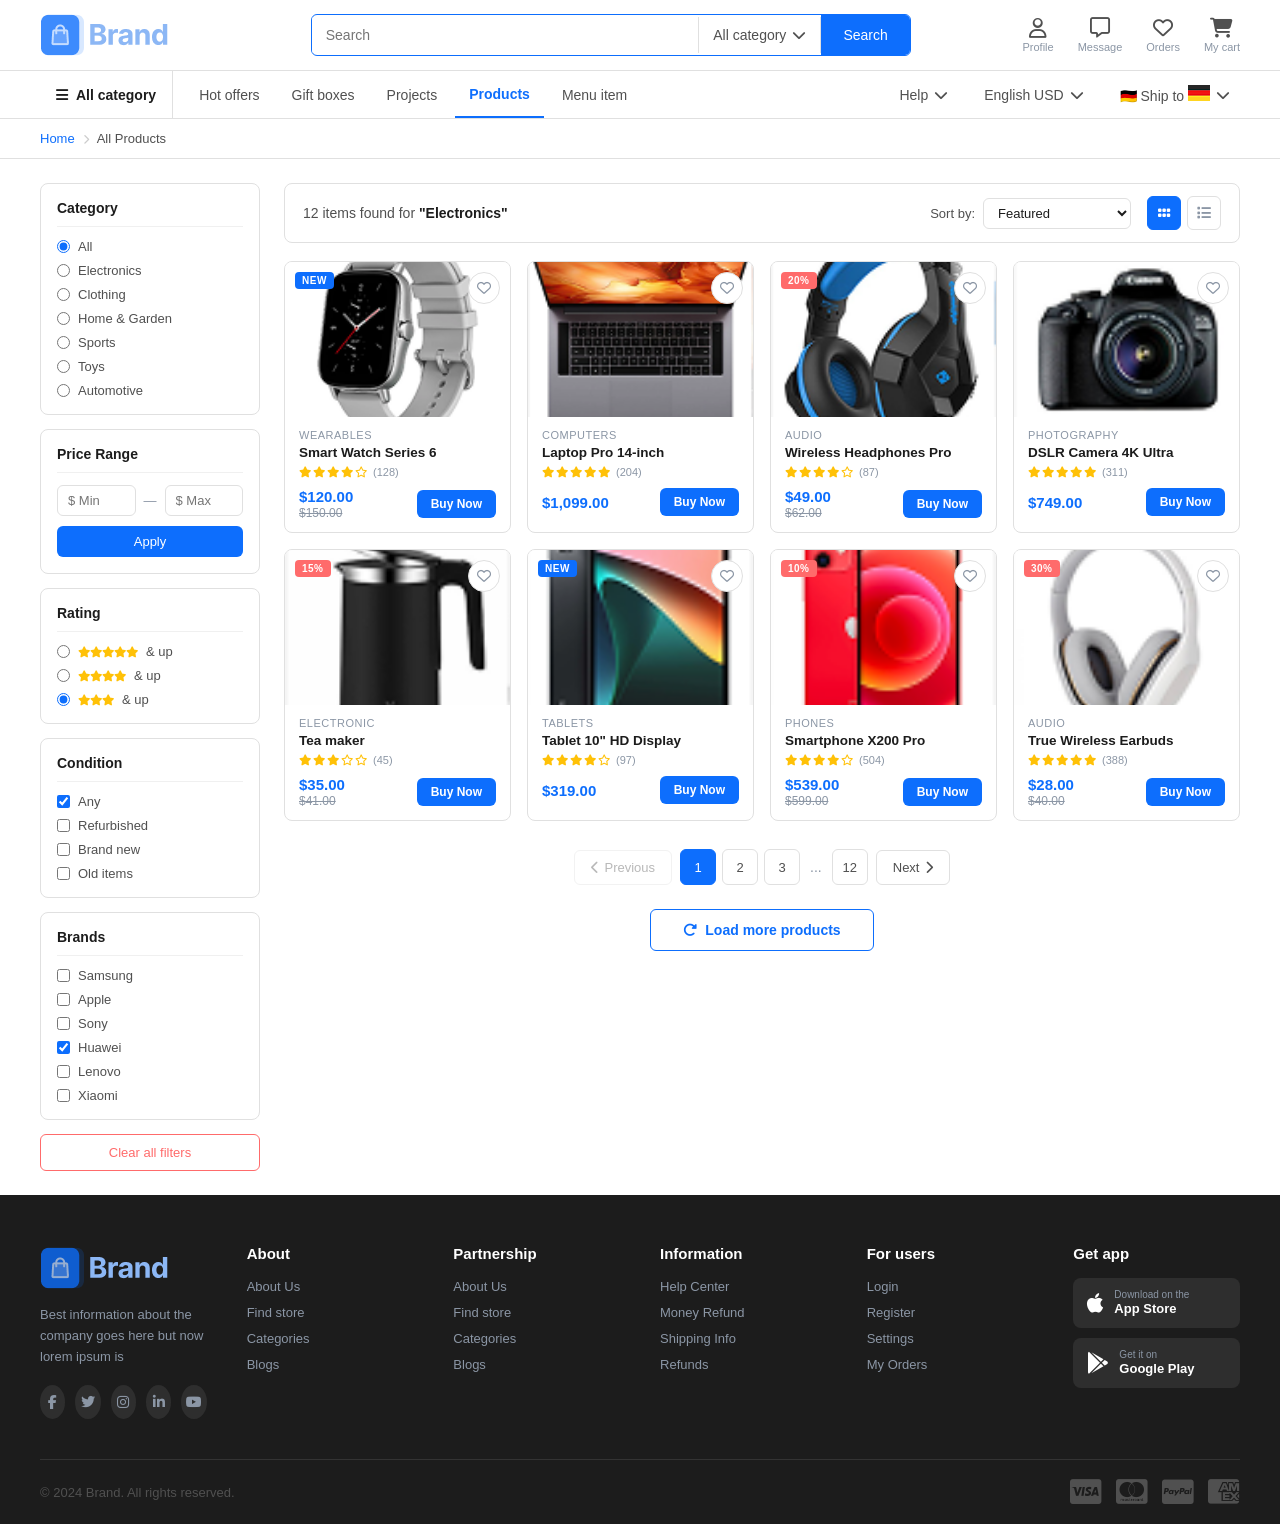
<file: product.html>
<!DOCTYPE html>
<html lang="en">
<head>
  <meta charset="UTF-8" />
  <meta name="viewport" content="width=device-width, initial-scale=1.0"/>
  <title>Products – Brand Marketplace</title>
  <link rel="stylesheet" href="style.css" />
  <link rel="stylesheet" href="product.css"/>
  <link rel="stylesheet" href="https://cdnjs.cloudflare.com/ajax/libs/font-awesome/6.5.0/css/all.min.css"/>
</head>
<body>

  <!-- HEADER -->
  <header class="header">
    <div class="logo">
      <img src="assets/Layout/Brand/logo-colored.png" alt="logo">
      <a href="index.html"></a>
    </div>
    <div class="search-bar">
      <input type="text" placeholder="Search" id="searchInput" />
      <div class="category-dropdown">
        <span>All category</span>
        <i class="fa-solid fa-chevron-down"></i>
      </div>
      <button class="search-btn">Search</button>
    </div>
    <div class="header-icons">
      <div class="icon-item">
        <i class="fa-regular fa-user"></i>
        <span>Profile</span>
      </div>
      <div class="icon-item">
        <i class="fa-regular fa-message"></i>
        <span>Message</span>
      </div>
      <div class="icon-item">
        <i class="fa-regular fa-heart"></i>
        <span>Orders</span>
      </div>
      <div class="icon-item">
        <i class="fa-solid fa-cart-shopping"></i>
        <span>My cart</span>
      </div>
    </div>
  </header>

  <!-- NAVBAR -->
  <nav class="navbar">
    <div class="nav-left">
      <div class="all-category">
        <i class="fa-solid fa-bars"></i>
        <span>All category</span>
      </div>
      <a href="index.html" class="nav-link">Hot offers</a>
      <a href="index.html" class="nav-link">Gift boxes</a>
      <a href="index.html" class="nav-link">Projects</a>
      <a href="product.html" class="nav-link active-nav">Products</a>
      <a href="index.html" class="nav-link">Menu item</a>
    </div>
    <div class="nav-right">
         <div class="nav-dropdown">
        <span>Help </span>
        <i class="fa-solid fa-chevron-down"></i>
      </div>
      <div class="nav-dropdown">
        
        <span>English USD </span>
        <i class="fa-solid fa-chevron-down"></i>
      </div>
      <div class="nav-dropdown">
        <span>🇩🇪 Ship to <img src="assets/Layout1/Image/flags/DE@2x.png" alt=""></span>
        <i class="fa-solid fa-chevron-down"></i>
      </div>
    </div>
  </nav>

  <!-- BREADCRUMB -->
  <div class="breadcrumb">
    <a href="index.html">Home</a>
    <i class="fa-solid fa-chevron-right"></i>
    <span>All Products</span>
  </div>

  <!-- PAGE LAYOUT -->
  <div class="pl-layout">

    <!-- FILTERS SIDEBAR -->
    <aside class="pl-sidebar">
      <div class="filter-group">
        <h4>Category</h4>
        <ul class="filter-list">
          <li><label><input type="radio" name="category" checked /> All</label></li>
          <li><label><input type="radio" name="category" /> Electronics</label></li>
          <li><label><input type="radio" name="category" /> Clothing</label></li>
          <li><label><input type="radio" name="category" /> Home & Garden</label></li>
          <li><label><input type="radio" name="category" /> Sports</label></li>
          <li><label><input type="radio" name="category" /> Toys</label></li>
          <li><label><input type="radio" name="category" /> Automotive</label></li>
        </ul>
      </div>
      <div class="filter-group">
        <h4>Price Range</h4>
        <div class="price-inputs">
          <input type="number" placeholder="$ Min" class="price-input" />
          <span>—</span>
          <input type="number" placeholder="$ Max" class="price-input" />
        </div>
        <button class="apply-btn">Apply</button>
      </div>
      <div class="filter-group">
        <h4>Rating</h4>
        <ul class="filter-list">
          <li><label><input type="radio" name="rating" /> <span class="stars-sm"><i class="fa-solid fa-star"></i><i class="fa-solid fa-star"></i><i class="fa-solid fa-star"></i><i class="fa-solid fa-star"></i><i class="fa-solid fa-star"></i></span> & up</label></li>
          <li><label><input type="radio" name="rating" /> <span class="stars-sm"><i class="fa-solid fa-star"></i><i class="fa-solid fa-star"></i><i class="fa-solid fa-star"></i><i class="fa-solid fa-star"></i></span> & up</label></li>
          <li><label><input type="radio" name="rating" checked /> <span class="stars-sm"><i class="fa-solid fa-star"></i><i class="fa-solid fa-star"></i><i class="fa-solid fa-star"></i></span> & up</label></li>
        </ul>
      </div>
      <div class="filter-group">
        <h4>Condition</h4>
        <ul class="filter-list">
          <li><label><input type="checkbox" checked /> Any</label></li>
          <li><label><input type="checkbox" /> Refurbished</label></li>
          <li><label><input type="checkbox" /> Brand new</label></li>
          <li><label><input type="checkbox" /> Old items</label></li>
        </ul>
      </div>
      <div class="filter-group">
        <h4>Brands</h4>
        <ul class="filter-list">
          <li><label><input type="checkbox" /> Samsung</label></li>
          <li><label><input type="checkbox" /> Apple</label></li>
          <li><label><input type="checkbox" /> Sony</label></li>
          <li><label><input type="checkbox" checked /> Huawei</label></li>
          <li><label><input type="checkbox" /> Lenovo</label></li>
          <li><label><input type="checkbox" /> Xiaomi</label></li>
        </ul>
      </div>
      <button class="clear-btn">Clear all filters</button>
    </aside>

    <!-- PRODUCTS AREA -->
    <div class="pl-content">

      <!-- TOP BAR -->
      <div class="pl-topbar">
        <p class="results-count"><span id="resultCount">12</span> items found for <strong>"Electronics"</strong></p>
        <div class="topbar-right">
          <div class="sort-wrap">
            <label>Sort by:</label>
            <select id="sortSelect">
              <option>Featured</option>
              <option>Price: Low to High</option>
              <option>Price: High to Low</option>
              <option>Newest</option>
              <option>Best Rating</option>
            </select>
          </div>
          <div class="view-toggle">
            <button class="view-btn active" id="gridViewBtn" title="Grid view"><i class="fa-solid fa-grip"></i></button>
            <button class="view-btn" id="listViewBtn" title="List view"><i class="fa-solid fa-list"></i></button>
          </div>
        </div>
      </div>

      <!-- PRODUCT GRID -->
      <div class="pl-grid" id="productGrid">

        <a href="product-detail.html" class="pl-card">
          <div class="pl-img-wrap">
            <img src="assets/Image/tech/8.png" alt="Smart Watch" />
            <button class="pl-wish" onclick="event.preventDefault()"><i class="fa-regular fa-heart"></i></button>
            <span class="pl-badge badge-new">NEW</span>
          </div>
          <div class="pl-info">
            <p class="pl-category">Wearables</p>
            <p class="pl-name">Smart Watch Series 6</p>
            <div class="pl-stars"><i class="fa-solid fa-star"></i><i class="fa-solid fa-star"></i><i class="fa-solid fa-star"></i><i class="fa-solid fa-star"></i><i class="fa-regular fa-star"></i><span>(128)</span></div>
            <div class="pl-bottom">
              <div class="pl-prices"><span class="pl-price">$120.00</span><span class="pl-old">$150.00</span></div>
              <button class="pl-buy-btn" onclick="event.preventDefault()">Buy Now</button>
            </div>
          </div>
        </a>

        <a href="product-detail.html" class="pl-card">
          <div class="pl-img-wrap">
            <img src="assets/Image/tech/image 34.png" alt="Laptop" />
            <button class="pl-wish" onclick="event.preventDefault()"><i class="fa-regular fa-heart"></i></button>
          </div>
          <div class="pl-info">
            <p class="pl-category">Computers</p>
            <p class="pl-name">Laptop Pro 14-inch</p>
            <div class="pl-stars"><i class="fa-solid fa-star"></i><i class="fa-solid fa-star"></i><i class="fa-solid fa-star"></i><i class="fa-solid fa-star"></i><i class="fa-solid fa-star"></i><span>(204)</span></div>
            <div class="pl-bottom">
              <div class="pl-prices"><span class="pl-price">$1,099.00</span></div>
              <button class="pl-buy-btn" onclick="event.preventDefault()">Buy Now</button>
            </div>
          </div>
        </a>

        <a href="product-detail.html" class="pl-card">
          <div class="pl-img-wrap">
            <img src="assets/Image/tech/image 29.png" alt="Headphones" />
            <button class="pl-wish" onclick="event.preventDefault()"><i class="fa-regular fa-heart"></i></button>
            <span class="pl-badge badge-sale">20%</span>
          </div>
          <div class="pl-info">
            <p class="pl-category">Audio</p>
            <p class="pl-name">Wireless Headphones Pro</p>
            <div class="pl-stars"><i class="fa-solid fa-star"></i><i class="fa-solid fa-star"></i><i class="fa-solid fa-star"></i><i class="fa-solid fa-star"></i><i class="fa-regular fa-star"></i><span>(87)</span></div>
            <div class="pl-bottom">
              <div class="pl-prices"><span class="pl-price">$49.00</span><span class="pl-old">$62.00</span></div>
              <button class="pl-buy-btn" onclick="event.preventDefault()">Buy Now</button>
            </div>
          </div>
        </a>

        <a href="product-detail.html" class="pl-card">
          <div class="pl-img-wrap">
            <img src="assets/Image/tech/6.png" alt="Camera" />
            <button class="pl-wish" onclick="event.preventDefault()"><i class="fa-regular fa-heart"></i></button>
          </div>
          <div class="pl-info">
            <p class="pl-category">Photography</p>
            <p class="pl-name">DSLR Camera 4K Ultra</p>
            <div class="pl-stars"><i class="fa-solid fa-star"></i><i class="fa-solid fa-star"></i><i class="fa-solid fa-star"></i><i class="fa-solid fa-star"></i><i class="fa-solid fa-star"></i><span>(311)</span></div>
            <div class="pl-bottom">
              <div class="pl-prices"><span class="pl-price">$749.00</span></div>
              <button class="pl-buy-btn" onclick="event.preventDefault()">Buy Now</button>
            </div>
          </div>
        </a>

        <a href="product-detail.html" class="pl-card">
          <div class="pl-img-wrap">
            <img src="assets/Image/tech/image 85.png" alt="Tea maker" />
            <button class="pl-wish" onclick="event.preventDefault()"><i class="fa-regular fa-heart"></i></button>
            <span class="pl-badge badge-sale">15%</span>
          </div>
          <div class="pl-info">
            <p class="pl-category">Electronic</p>
            <p class="pl-name">Tea maker</p>
            <div class="pl-stars"><i class="fa-solid fa-star"></i><i class="fa-solid fa-star"></i><i class="fa-solid fa-star"></i><i class="fa-regular fa-star"></i><i class="fa-regular fa-star"></i><span>(45)</span></div>
            <div class="pl-bottom">
              <div class="pl-prices"><span class="pl-price">$35.00</span><span class="pl-old">$41.00</span></div>
              <button class="pl-buy-btn" onclick="event.preventDefault()">Buy Now</button>
            </div>
          </div>
        </a>

        <a href="product-detail.html" class="pl-card">
          <div class="pl-img-wrap">
            <img src="assets/Image/tech/image 32.png" alt="Tablet" />
            <button class="pl-wish" onclick="event.preventDefault()"><i class="fa-regular fa-heart"></i></button>
            <span class="pl-badge badge-new">NEW</span>
          </div>
          <div class="pl-info">
            <p class="pl-category">Tablets</p>
            <p class="pl-name">Tablet 10" HD Display</p>
            <div class="pl-stars"><i class="fa-solid fa-star"></i><i class="fa-solid fa-star"></i><i class="fa-solid fa-star"></i><i class="fa-solid fa-star"></i><i class="fa-regular fa-star"></i><span>(97)</span></div>
            <div class="pl-bottom">
              <div class="pl-prices"><span class="pl-price">$319.00</span></div>
              <button class="pl-buy-btn" onclick="event.preventDefault()">Buy Now</button>
            </div>
          </div>
        </a>

        

        <a href="product-detail.html" class="pl-card">
          <div class="pl-img-wrap">
            <img src="assets/Image/tech/image 33.png" alt="Phone" />
            <button class="pl-wish" onclick="event.preventDefault()"><i class="fa-regular fa-heart"></i></button>
            <span class="pl-badge badge-sale">10%</span>
          </div>
          <div class="pl-info">
            <p class="pl-category">Phones</p>
            <p class="pl-name">Smartphone X200 Pro</p>
            <div class="pl-stars"><i class="fa-solid fa-star"></i><i class="fa-solid fa-star"></i><i class="fa-solid fa-star"></i><i class="fa-solid fa-star"></i><i class="fa-regular fa-star"></i><span>(504)</span></div>
            <div class="pl-bottom">
              <div class="pl-prices"><span class="pl-price">$539.00</span><span class="pl-old">$599.00</span></div>
              <button class="pl-buy-btn" onclick="event.preventDefault()">Buy Now</button>
            </div>
          </div>
        </a>

       
        

        <a href="product-detail.html" class="pl-card">
          <div class="pl-img-wrap">
            <img src="assets/Image/tech/image 86.png" alt="Earbuds" />
            <button class="pl-wish" onclick="event.preventDefault()"><i class="fa-regular fa-heart"></i></button>
            <span class="pl-badge badge-sale">30%</span>
          </div>
          <div class="pl-info">
            <p class="pl-category">Audio</p>
            <p class="pl-name">True Wireless Earbuds</p>
            <div class="pl-stars"><i class="fa-solid fa-star"></i><i class="fa-solid fa-star"></i><i class="fa-solid fa-star"></i><i class="fa-solid fa-star"></i><i class="fa-solid fa-star"></i><span>(388)</span></div>
            <div class="pl-bottom">
              <div class="pl-prices"><span class="pl-price">$28.00</span><span class="pl-old">$40.00</span></div>
              <button class="pl-buy-btn" onclick="event.preventDefault()">Buy Now</button>
            </div>
          </div>
        </a>
       

      </div><!-- end pl-grid -->

      <!-- PAGINATION -->
      <div class="pagination" id="pagination">
        <button class="page-btn prev-btn" id="prevBtn" disabled>
          <i class="fa-solid fa-chevron-left"></i> Previous
        </button>
        <div class="page-numbers">
          <button class="page-num active">1</button>
          <button class="page-num">2</button>
          <button class="page-num">3</button>
          <span class="page-ellipsis">...</span>
          <button class="page-num">12</button>
        </div>
        <button class="page-btn next-btn" id="nextBtn">
          Next <i class="fa-solid fa-chevron-right"></i>
        </button>
      </div>

      <!-- LOAD MORE -->
      <div class="load-more-wrap">
        <button class="load-more-btn" id="loadMoreBtn">
          <i class="fa-solid fa-rotate-right"></i> Load more products
        </button>
      </div>

    </div>
  </div>

  <!-- FOOTER -->
  <footer class="footer">
    <div class="footer-top">
      <div class="footer-col brand-col">
        <div class="footer-logo">
         <img src="assets/Layout/Brand/logo-colored.png" alt="logo">

        </div>
        <p class="footer-desc">Best information about the company goes here but now lorem ipsum is</p>
        <div class="social-icons">
          <a href="#"><i class="fa-brands fa-facebook-f"></i></a>
          <a href="#"><i class="fa-brands fa-twitter"></i></a>
          <a href="#"><i class="fa-brands fa-instagram"></i></a>
          <a href="#"><i class="fa-brands fa-linkedin-in"></i></a>
          <a href="#"><i class="fa-brands fa-youtube"></i></a>
        </div>
      </div>
      <div class="footer-col"><h4>About</h4><ul><li><a href="#">About Us</a></li><li><a href="#">Find store</a></li><li><a href="#">Categories</a></li><li><a href="#">Blogs</a></li></ul></div>
      <div class="footer-col"><h4>Partnership</h4><ul><li><a href="#">About Us</a></li><li><a href="#">Find store</a></li><li><a href="#">Categories</a></li><li><a href="#">Blogs</a></li></ul></div>
      <div class="footer-col"><h4>Information</h4><ul><li><a href="#">Help Center</a></li><li><a href="#">Money Refund</a></li><li><a href="#">Shipping Info</a></li><li><a href="#">Refunds</a></li></ul></div>
      <div class="footer-col"><h4>For users</h4><ul><li><a href="#">Login</a></li><li><a href="#">Register</a></li><li><a href="#">Settings</a></li><li><a href="#">My Orders</a></li></ul></div>
      <div class="footer-col">
        <h4>Get app</h4>
        <div class="app-buttons">
          <a href="#" class="app-btn"><i class="fa-brands fa-apple"></i><div><small>Download on the</small><strong>App Store</strong></div></a>
          <a href="#" class="app-btn"><i class="fa-brands fa-google-play"></i><div><small>Get it on</small><strong>Google Play</strong></div></a>
        </div>
      </div>
    </div>
    <div class="footer-bottom">
      <p>© 2024 Brand. All rights reserved.</p>
      <div class="payment-icons">
        <i class="fa-brands fa-cc-visa"></i>
        <i class="fa-brands fa-cc-mastercard"></i>
        <i class="fa-brands fa-cc-paypal"></i>
        <i class="fa-brands fa-cc-amex"></i>
      </div>
    </div>
  </footer>

  <script src="products.js"></script>
</body>
</html>
</file>
<file: style.css>
* {
  margin: 0;
  padding: 0;
  box-sizing: border-box;
}

body {
  font-family: 'Segoe UI', sans-serif;
  font-size: 14px;
  color: #1C1C1C;
  background: #fff;
}

a {
  text-decoration: none;
  color: inherit;
}

/* HEADER */
.header {
  display: flex;
  align-items: center;
  justify-content: space-between;
  padding: 12px 40px;
  background: #ffffff;
  border-bottom: 1px solid #E0E0E0;
  gap: 20px;
}

.logo {
  display: flex;
  align-items: center;
  gap: 8px;
  font-size: 22px;
  font-weight: 700;
  color: #0D6EFD;
  white-space: nowrap;
}

.logo-icon {
  font-size: 24px;
  color: #0D6EFD;
}

.search-bar {
  display: flex;
  align-items: center;
  flex: 1;
  max-width: 600px;
  border: 1.5px solid #0D6EFD;
  border-radius: 6px;
  overflow: hidden;
}

.search-bar input {
  flex: 1;
  padding: 10px 14px;
  border: none;
  outline: none;
  font-size: 14px;
  color: #505050;
}

.category-dropdown {
  display: flex;
  align-items: center;
  gap: 6px;
  padding: 10px 14px;
  border-left: 1px solid #E0E0E0;
  border-right: 1px solid #E0E0E0;
  cursor: pointer;
  color: #505050;
  white-space: nowrap;
  background: #fff;
}

.category-dropdown:hover { background: #f5f5f5; }

.search-btn {
  padding: 12px 22px;
  background: #0D6EFD;
  color: white;
  border: none;
  cursor: pointer;
  font-size: 14px;
  font-weight: 500;
  transition: background 0.2s;
}

.search-btn:hover { background: #0b5ed7; }

.header-icons {
  display: flex;
  align-items: center;
  gap: 24px;
}

.icon-item {
  display: flex;
  flex-direction: column;
  align-items: center;
  gap: 3px;
  cursor: pointer;
  color: #505050;
  transition: color 0.2s;
}

.icon-item i { font-size: 20px; }
.icon-item span { font-size: 11px; color: #8B96A5; }
.icon-item:hover { color: #0D6EFD; }
.icon-item:hover span { color: #0D6EFD; }

/* NAVBAR */
.navbar {
  display: flex;
  align-items: center;
  justify-content: space-between;
  padding: 0 40px;
  background: #ffffff;
  border-bottom: 1px solid #E0E0E0;
  height: 48px;
}

.nav-left {
  display: flex;
  align-items: center;
  gap: 4px;
  height: 100%;
}

.all-category {
  display: flex;
  align-items: center;
  gap: 8px;
  padding: 0 16px;
  height: 100%;
  cursor: pointer;
  font-weight: 600;
  color: #1C1C1C;
  border-right: 1px solid #E0E0E0;
  margin-right: 8px;
  transition: background 0.2s;
}

.all-category:hover { background: #f5f5f5; }

.nav-link {
  padding: 0 14px;
  height: 100%;
  display: flex;
  align-items: center;
  color: #505050;
  font-size: 14px;
  transition: color 0.2s;
}

.nav-link:hover { color: #0D6EFD; }

.nav-right {
  display: flex;
  align-items: center;
  gap: 16px;
}

.nav-dropdown {
  display: flex;
  align-items: center;
  gap: 6px;
  cursor: pointer;
  color: #505050;
  padding: 6px 10px;
  border-radius: 4px;
  transition: background 0.2s;
}

.nav-dropdown:hover { background: #f5f5f5; }

/* MAIN */
.main {
  background: #F7F7F7;
  padding: 20px 0;
}

.main-inner {
  max-width: 1200px;
  margin: 0 auto;
  padding: 0 20px;
  display: flex;
  flex-direction: column;
  gap: 20px;
}

/* HERO */
.hero-section {
  display: grid;
  grid-template-columns: 200px 1fr 180px;
  gap: 0;
  background: #fff;
  border-radius: 8px;
  overflow: hidden;
  border: 1px solid #E0E0E0;
  min-height: 280px;
}

.category-sidebar {
  padding: 16px 0;
  border-right: 1px solid #E0E0E0;
}

.category-sidebar ul { list-style: none; }

.category-sidebar ul li a {
  display: block;
  padding: 9px 20px;
  color: #505050;
  font-size: 13.5px;
  transition: background 0.15s, color 0.15s;
}

.category-sidebar ul li a:hover {
  background: #F0F5FF;
  color: #0D6EFD;
}

.category-sidebar ul li a.more-category { color: #0D6EFD; }

.hero-banner {
  position: relative;
  overflow: hidden;
  background: #CFE8D9;
  display: flex;
  align-items: center;
}

.hero-banner img {
  width: 100%;
  height: 100%;
  object-fit: cover;
  position: absolute;
  top: 0; left: 0;
}

.hero-text {
  position: relative;
  z-index: 2;
  padding: 36px 32px;
}

.hero-text p {
  font-size: 15px;
  color: #555;
  margin-bottom: 4px;
}

.hero-text h2 {
  font-size: 26px;
  font-weight: 700;
  color: #1C1C1C;
  margin-bottom: 20px;
}

.learn-more-btn {
  padding: 9px 20px;
  background: #fff;
  border: 1px solid #ccc;
  border-radius: 5px;
  font-size: 13px;
  cursor: pointer;
  font-weight: 500;
  transition: background 0.2s;
}

.learn-more-btn:hover { background: #f0f0f0; }

.hero-right {
  display: flex;
  flex-direction: column;
  border-left: 1px solid #E0E0E0;
}

.user-card {
  padding: 16px;
  border-bottom: 1px solid #E0E0E0;
  flex: 1;
}

.user-card-top {
  display: flex;
  align-items: center;
  gap: 10px;
  margin-bottom: 12px;
}

.user-avatar {
  width: 38px;
  height: 38px;
  border-radius: 50%;
  background: #E0E0E0;
  display: flex;
  align-items: center;
  justify-content: center;
  font-size: 16px;
  color: #8B96A5;
  flex-shrink: 0;
}

.hi-user { font-size: 13px; font-weight: 600; color: #1C1C1C; }
.lets-start { font-size: 11px; color: #8B96A5; }

.btn-join {
  display: block;
  width: 100%;
  padding: 8px;
  background: #0D6EFD;
  color: white;
  border: none;
  border-radius: 5px;
  font-size: 13px;
  cursor: pointer;
  margin-bottom: 8px;
  font-weight: 500;
  transition: background 0.2s;
}

.btn-join:hover { background: #0b5ed7; }

.btn-login {
  display: block;
  width: 100%;
  padding: 8px;
  background: transparent;
  color: #0D6EFD;
  border: 1px solid #0D6EFD;
  border-radius: 5px;
  font-size: 13px;
  cursor: pointer;
  font-weight: 500;
  transition: background 0.2s;
}

.btn-login:hover { background: #EBF2FF; }

.promo-card {
  padding: 16px;
  flex: 1;
  display: flex;
  flex-direction: column;
  justify-content: center;
  border-bottom: 1px solid #E0E0E0;
}

.promo-card:last-child { border-bottom: none; }
.promo-card p { font-size: 13px; font-weight: 500; line-height: 1.5; }
.promo-card.orange { background: #FF8000; color: #fff; }
.promo-card.teal { background: #55BDC3; color: #fff; }

/* DEALS */
.deals-section {
  background: #fff;
  border-radius: 8px;
  border: 1px solid #E0E0E0;
  padding: 20px;
}

.deals-header {
  display: flex;
  align-items: center;
  justify-content: space-between;
  margin-bottom: 20px;
  padding-bottom: 16px;
  border-bottom: 1px solid #E0E0E0;
}

.deals-header h3 { font-size: 16px; font-weight: 600; margin-bottom: 2px; }
.deals-sub { font-size: 12px; color: #8B96A5; }

.countdown { display: flex; gap: 8px; }

.count-item {
  display: flex;
  flex-direction: column;
  align-items: center;
  background: #1C1C1C;
  color: #fff;
  padding: 6px 10px;
  border-radius: 5px;
  min-width: 44px;
}

.count-num { font-size: 16px; font-weight: 700; line-height: 1; }
.count-label { font-size: 10px; color: #8B96A5; margin-top: 2px; }

.deals-products { display: flex; gap: 16px; }

.deal-card {
  flex: 1;
  display: flex;
  flex-direction: column;
  align-items: center;
  gap: 8px;
  padding: 14px 10px;
  border: 1px solid #E0E0E0;
  border-radius: 6px;
  text-align: center;
  transition: box-shadow 0.2s;
  cursor: pointer;
}

.deal-card:hover { box-shadow: 0 4px 16px rgba(0,0,0,0.08); }
.deal-card img { width: 90px; height: 90px; object-fit: contain; }
.deal-card p { font-size: 12.5px; color: #505050; }

.discount {
  font-size: 11px;
  font-weight: 600;
  color: #FF4D4F;
  background: #FFF1F0;
  padding: 2px 8px;
  border-radius: 3px;
}

/* TWO COL */
.two-col-section {
  display: grid;
  grid-template-columns: 1fr 1fr;
  gap: 16px;
}

.category-block {
  background: #fff;
  border-radius: 8px;
  border: 1px solid #E0E0E0;
  padding: 20px;
}

.category-block-header {
  display: flex;
  align-items: center;
  justify-content: space-between;
  margin-bottom: 16px;
  padding-bottom: 12px;
  border-bottom: 1px solid #E0E0E0;
}

.category-block-header h3 { font-size: 15px; font-weight: 600; }

.source-link {
  font-size: 13px;
  color: #0D6EFD;
  display: flex;
  align-items: center;
  gap: 4px;
}

.source-link:hover { text-decoration: underline; }

.category-block-grid {
  display: grid;
  grid-template-columns: 1fr 1fr;
  gap: 12px;
}

.cat-item {
  display: flex;
  align-items: center;
  gap: 10px;
  padding: 10px;
  border: 1px solid #E0E0E0;
  border-radius: 6px;
  transition: box-shadow 0.2s;
  cursor: pointer;
}

.cat-item:hover { box-shadow: 0 2px 10px rgba(0,0,0,0.08); }
.cat-item img { width: 60px; height: 60px; object-fit: contain; flex-shrink: 0; }
.cat-item p { font-size: 12.5px; font-weight: 500; color: #1C1C1C; margin-bottom: 2px; }
.cat-item span { font-size: 11px; color: #8B96A5; }

/* PROMO BANNERS */
.promo-banners {
  display: grid;
  grid-template-columns: 1fr 1fr;
  gap: 16px;
}

.promo-banner {
  border-radius: 8px;
  padding: 24px 20px;
  display: flex;
  align-items: center;
  justify-content: space-between;
  overflow: hidden;
  min-height: 130px;
}

.promo-banner.green { background: #CFE8D9; }
.promo-banner.blue { background: #E3EEF9; }
.promo-banner-text p { font-size: 12px; color: #505050; margin-bottom: 4px; }
.promo-banner-text h3 { font-size: 16px; font-weight: 700; margin-bottom: 12px; }
.promo-banner-text a { font-size: 12px; color: #0D6EFD; font-weight: 500; text-decoration: underline; }
.promo-banner img { height: 100px; object-fit: contain; flex-shrink: 0; }

/* INQUIRY */
.inquiry-section {
  background: #EBF2FF;
  border-radius: 8px;
  padding: 32px 40px;
  display: flex;
  gap: 40px;
  align-items: flex-start;
}

.inquiry-text { min-width: 220px; flex-shrink: 0; }
.inquiry-text h3 { font-size: 20px; font-weight: 700; color: #1C1C1C; line-height: 1.3; margin-bottom: 10px; }
.inquiry-text p { font-size: 13px; color: #505050; line-height: 1.6; }

.inquiry-steps {
  display: grid;
  grid-template-columns: 1fr 1fr;
  gap: 20px;
  flex: 1;
}

.step { display: flex; align-items: flex-start; gap: 12px; }

.step-icon {
  width: 44px;
  height: 44px;
  background: #fff;
  border-radius: 50%;
  display: flex;
  align-items: center;
  justify-content: center;
  color: #0D6EFD;
  font-size: 18px;
  flex-shrink: 0;
  box-shadow: 0 2px 8px rgba(13,110,253,0.1);
}

.step h4 { font-size: 13.5px; font-weight: 600; margin-bottom: 4px; color: #1C1C1C; }
.step p { font-size: 12px; color: #8B96A5; line-height: 1.5; }

/* RECOMMENDED */
.recommended-section {
  background: #fff;
  border-radius: 8px;
  border: 1px solid #E0E0E0;
  padding: 24px;
}

.recommended-section h3 { font-size: 16px; font-weight: 600; margin-bottom: 14px; }

.recommended-tabs {
  display: flex;
  gap: 8px;
  margin-bottom: 20px;
  padding-bottom: 14px;
  border-bottom: 1px solid #E0E0E0;
}

.tab {
  padding: 6px 16px;
  border-radius: 20px;
  border: 1px solid #E0E0E0;
  background: #fff;
  font-size: 13px;
  cursor: pointer;
  color: #505050;
  transition: all 0.2s;
}

.tab:hover { border-color: #0D6EFD; color: #0D6EFD; }
.tab.active { background: #0D6EFD; color: #fff; border-color: #0D6EFD; }

.recommended-grid {
  display: grid;
  grid-template-columns: repeat(5, 1fr);
  gap: 14px;
}

.product-card {
  border: 1px solid #E0E0E0;
  border-radius: 6px;
  overflow: hidden;
  transition: box-shadow 0.2s;
  cursor: pointer;
}

.product-card:hover { box-shadow: 0 4px 16px rgba(0,0,0,0.09); }

.product-img {
  background: #F7F7F7;
  display: flex;
  align-items: center;
  justify-content: center;
  height: 130px;
  padding: 12px;
}

.product-img img { width: 100%; height: 100%; object-fit: contain; }

.product-info {
  padding: 10px 12px;
  border-top: 1px solid #E0E0E0;
}

.product-name { font-size: 12px; color: #505050; margin-bottom: 4px; line-height: 1.4; }
.product-price { font-size: 12px; color: #8B96A5; }
.product-price strong { color: #1C1C1C; font-weight: 600; }

.view-all-wrap { display: flex; justify-content: center; margin-top: 20px; }

.view-all-btn {
  padding: 10px 40px;
  border: 1px solid #0D6EFD;
  background: transparent;
  color: #0D6EFD;
  border-radius: 5px;
  font-size: 13.5px;
  cursor: pointer;
  font-weight: 500;
  transition: background 0.2s;
}

.view-all-btn:hover { background: #EBF2FF; }

/* SUPPLIERS */
.suppliers-section {
  background: #fff;
  border-radius: 8px;
  border: 1px solid #E0E0E0;
  padding: 20px 24px;
}

.suppliers-header {
  display: flex;
  align-items: center;
  justify-content: space-between;
  margin-bottom: 16px;
  padding-bottom: 12px;
  border-bottom: 1px solid #E0E0E0;
}

.suppliers-header h3 { font-size: 16px; font-weight: 600; }

.suppliers-grid {
  display: grid;
  grid-template-columns: repeat(6, 1fr);
  gap: 14px;
}

.supplier-card {
  display: flex;
  flex-direction: column;
  align-items: center;
  gap: 10px;
  padding: 16px 10px;
  border: 1px solid #E0E0E0;
  border-radius: 6px;
  text-align: center;
  cursor: pointer;
  transition: box-shadow 0.2s;
}

.supplier-card:hover { box-shadow: 0 2px 12px rgba(0,0,0,0.08); }
.supplier-card img { width: 48px; height: 32px; object-fit: cover; border-radius: 3px; }
.supplier-country { font-size: 12px; font-weight: 500; color: #1C1C1C; margin-bottom: 2px; }
.supplier-card a { font-size: 11px; color: #0D6EFD; }
.supplier-card a:hover { text-decoration: underline; }

/* NEWSLETTER */
.newsletter-section {
  background: #EBF2FF;
  border-radius: 8px;
  padding: 36px 40px;
  display: flex;
  align-items: center;
  justify-content: center;
  gap: 20px;
  overflow: hidden;
}

.newsletter-img { height: 80px; object-fit: contain; opacity: 0.7; }

.newsletter-content { text-align: center; flex-shrink: 0; }
.newsletter-content h3 { font-size: 20px; font-weight: 700; color: #1C1C1C; margin-bottom: 6px; }
.newsletter-content p { font-size: 13px; color: #505050; margin-bottom: 16px; }

.newsletter-input {
  display: flex;
  border-radius: 6px;
  overflow: hidden;
  border: 1.5px solid #0D6EFD;
  max-width: 400px;
  margin: 0 auto;
}

.newsletter-input input {
  flex: 1;
  padding: 10px 16px;
  border: none;
  outline: none;
  font-size: 13px;
}

.newsletter-input button {
  padding: 10px 22px;
  background: #0D6EFD;
  color: #fff;
  border: none;
  font-size: 13px;
  font-weight: 500;
  cursor: pointer;
  transition: background 0.2s;
}

.newsletter-input button:hover { background: #0b5ed7; }

/* FOOTER */
.footer {
  background: #1C1C1C;
  color: #8B96A5;
  padding: 50px 40px 0;
}

.footer-top {
  display: flex;
  gap: 40px;
  padding-bottom: 40px;
  border-bottom: 1px solid #333;
  flex-wrap: wrap;
}

.brand-col { max-width: 200px; flex-shrink: 0; }

.footer-logo {
  display: flex;
  align-items: center;
  gap: 8px;
  font-size: 20px;
  font-weight: 700;
  color: #ffffff;
  margin-bottom: 14px;
}

.footer-logo .logo-icon { color: #0D6EFD; }
.footer-desc { font-size: 13px; line-height: 1.6; color: #8B96A5; margin-bottom: 18px; }

.social-icons { display: flex; gap: 10px; }

.social-icons a {
  width: 34px;
  height: 34px;
  border-radius: 50%;
  background: #2e2e2e;
  display: flex;
  align-items: center;
  justify-content: center;
  color: #8B96A5;
  font-size: 14px;
  transition: background 0.2s, color 0.2s;
}

.social-icons a:hover { background: #0D6EFD; color: white; }

.footer-col { flex: 1; min-width: 120px; }
.footer-col h4 { color: #ffffff; font-size: 15px; font-weight: 600; margin-bottom: 16px; }
.footer-col ul { list-style: none; display: flex; flex-direction: column; gap: 10px; }
.footer-col ul li a { color: #8B96A5; font-size: 13px; transition: color 0.2s; }
.footer-col ul li a:hover { color: #ffffff; }

.app-buttons { display: flex; flex-direction: column; gap: 10px; }

.app-btn {
  display: flex;
  align-items: center;
  gap: 10px;
  background: #2e2e2e;
  padding: 10px 14px;
  border-radius: 8px;
  color: #ffffff;
  transition: background 0.2s;
}

.app-btn:hover { background: #0D6EFD; }
.app-btn i { font-size: 22px; }
.app-btn div { display: flex; flex-direction: column; line-height: 1.3; }
.app-btn small { font-size: 10px; color: #8B96A5; }
.app-btn strong { font-size: 13px; }

.footer-bottom {
  display: flex;
  align-items: center;
  justify-content: space-between;
  padding: 18px 0;
  font-size: 13px;
  color: #505050;
}

.payment-icons { display: flex; gap: 14px; font-size: 28px; color: #505050; }
.payment-icons i:hover { color: #ffffff; cursor: pointer; }
a.pl-card {
  display: block;
  text-decoration: none;
  color: inherit;
}
</file>
<file: product-detail.css>
/* ========== BREADCRUMB ========== */
.breadcrumb {
  display: flex;
  align-items: center;
  gap: 8px;
  padding: 12px 40px;
  background: #fff;
  border-bottom: 1px solid #E0E0E0;
  font-size: 13px;
  color: #8B96A5;
}
.breadcrumb a { color: #0D6EFD; transition: color 0.2s; }
.breadcrumb a:hover { color: #0b5ed7; }
.breadcrumb i { font-size: 10px; color: #ccc; }
.breadcrumb span { color: #505050; }

/* ========== SEARCH FIX ========== */
.search-bar {
  overflow: visible !important;
  position: relative;
}

/* SEARCH SUGGESTIONS */
.search-suggestions {
  position: absolute;
  top: calc(100% + 4px);
  left: 0;
  right: 0;
  background: #fff;
  border: 1px solid #E0E0E0;
  border-radius: 6px;
  box-shadow: 0 8px 24px rgba(0,0,0,0.10);
  z-index: 999;
  display: none;
  overflow: hidden;
}
.search-suggestions.show { display: block; }
.suggestion-item {
  display: flex;
  align-items: center;
  gap: 10px;
  padding: 10px 14px;
  cursor: pointer;
  font-size: 13px;
  color: #505050;
  transition: background 0.15s;
}
.suggestion-item:hover { background: #F0F5FF; color: #0D6EFD; }
.suggestion-item i { color: #8B96A5; font-size: 12px; }

/* CART BADGE */
.cart-icon-item { position: relative; }
.cart-badge {
  position: absolute;
  top: -4px;
  right: -8px;
  background: #FF6B6B;
  color: white;
  font-size: 10px;
  font-weight: 700;
  width: 18px;
  height: 18px;
  border-radius: 50%;
  display: none;
  align-items: center;
  justify-content: center;
}
.cart-badge.show { display: flex; }

/* ========== PRODUCT DETAIL WRAPPER ========== */
.pd-wrapper {
  display: grid;
  grid-template-columns: auto 1fr 240px;
  gap: 24px;
  padding: 28px 40px;
  max-width: 1280px;
  margin: 0 auto;
  align-items: flex-start;
}

/* ========== GALLERY ========== */
.pd-gallery { display: flex; gap: 12px; width: 560px; }
.pd-thumbnails { display: flex; flex-direction: column; gap: 10px; }
.pd-thumb {
  width: 72px; height: 72px;
  border: 2px solid #E0E0E0;
  border-radius: 6px; overflow: hidden;
  cursor: pointer; transition: border-color 0.2s;
}
.pd-thumb img { width: 100%; height: 100%; object-fit: cover; }
.pd-thumb.active { border-color: #0D6EFD; }
.pd-thumb:hover { border-color: #0D6EFD; }
.pd-main-img {
  flex: 1; border: 1px solid #E0E0E0;
  border-radius: 10px; overflow: hidden;
  position: relative; background: #F5F5F5;
}
.pd-main-img img {
  width: 100%; height: 400px;
  object-fit: cover; display: block;
  transition: transform 0.4s;
}
.pd-main-img:hover img { transform: scale(1.05); }
.pd-wishlist-btn {
  position: absolute; top: 12px; right: 12px;
  width: 38px; height: 38px;
  background: white; border: 1px solid #E0E0E0;
  border-radius: 50%; display: flex;
  align-items: center; justify-content: center;
  cursor: pointer; font-size: 16px;
  color: #8B96A5; transition: all 0.2s;
}
.pd-wishlist-btn:hover,
.pd-wishlist-btn.wished { color: #FF6B6B; border-color: #FF6B6B; transform: scale(1.1); }

/* ========== PRODUCT INFO ========== */
.pd-info { min-width: 0; }
.pd-badges { display: flex; align-items: center; gap: 8px; margin-bottom: 10px; }
.pd-badge-new { background: #0D6EFD; color: white; font-size: 11px; font-weight: 700; padding: 3px 9px; border-radius: 4px; letter-spacing: 0.5px; }
.pd-badge-stock { font-size: 12px; font-weight: 500; display: flex; align-items: center; gap: 4px; }
.pd-badge-stock.in-stock { color: #22c55e; }
.pd-title { font-size: 22px; font-weight: 700; color: #1C1C1C; margin-bottom: 10px; line-height: 1.3; }
.pd-rating-row { display: flex; align-items: center; gap: 8px; margin-bottom: 14px; }
.pd-stars i { font-size: 13px; color: #FFC107; }
.pd-rating-count { font-size: 13px; color: #0D6EFD; }
.pd-orders-count { font-size: 13px; color: #8B96A5; }
.pd-price-row { display: flex; align-items: center; gap: 12px; margin-bottom: 14px; }
.pd-price { font-size: 26px; font-weight: 700; color: #1C1C1C; }
.pd-old-price { font-size: 16px; color: #8B96A5; text-decoration: line-through; }
.pd-discount-tag { background: #FFF1F0; color: #FF4D4F; font-size: 12px; font-weight: 700; padding: 3px 8px; border-radius: 4px; }
.pd-desc { font-size: 13.5px; color: #505050; line-height: 1.7; margin-bottom: 4px; }
.pd-divider { height: 1px; background: #E0E0E0; margin: 16px 0; }

/* OPTION GROUPS */
.pd-option-group { margin-bottom: 16px; }
.pd-option-label { font-size: 13px; color: #505050; margin-bottom: 8px; }
.pd-option-label strong { color: #1C1C1C; }

/* COLOR SELECTOR */
.pd-colors { display: flex; gap: 10px; }
.pd-color { width: 30px; height: 30px; border-radius: 50%; border: 3px solid transparent; cursor: pointer; transition: border-color 0.2s, transform 0.2s; outline: none; }
.pd-color:hover { transform: scale(1.15); }
.pd-color.active { border-color: #0D6EFD; box-shadow: 0 0 0 2px white inset; }

/* SIZE DROPDOWN */
.pd-custom-select { position: relative; width: 180px; user-select: none; }
.pd-select-selected { display: flex; align-items: center; justify-content: space-between; padding: 9px 14px; border: 1.5px solid #E0E0E0; border-radius: 6px; cursor: pointer; font-size: 13.5px; color: #1C1C1C; background: #fff; transition: border-color 0.2s; }
.pd-select-selected:hover, .pd-custom-select.open .pd-select-selected { border-color: #0D6EFD; }
.pd-select-selected i { font-size: 11px; color: #8B96A5; transition: transform 0.2s; }
.pd-custom-select.open .pd-select-selected i { transform: rotate(180deg); }
.pd-select-options { position: absolute; top: calc(100% + 4px); left: 0; right: 0; background: #fff; border: 1.5px solid #0D6EFD; border-radius: 6px; box-shadow: 0 8px 24px rgba(0,0,0,0.10); list-style: none; z-index: 100; display: none; overflow: hidden; }
.pd-custom-select.open .pd-select-options { display: block; }
.pd-select-options li { display: flex; align-items: center; justify-content: space-between; padding: 10px 14px; font-size: 13.5px; color: #505050; cursor: pointer; transition: background 0.15s; }
.pd-select-options li:hover { background: #F0F5FF; color: #0D6EFD; }
.pd-select-options li.active { background: #EBF2FF; color: #0D6EFD; font-weight: 600; }
.size-note { font-size: 11px; color: #8B96A5; background: #f5f5f5; padding: 2px 6px; border-radius: 3px; }

/* QUANTITY */
.pd-qty-wrap { display: flex; align-items: center; gap: 10px; }
.pd-qty-btn { width: 34px; height: 34px; border: 1.5px solid #E0E0E0; border-radius: 6px; background: #fff; font-size: 18px; cursor: pointer; display: flex; align-items: center; justify-content: center; color: #505050; transition: border-color 0.2s, color 0.2s; }
.pd-qty-btn:hover { border-color: #0D6EFD; color: #0D6EFD; }
.pd-qty-input { width: 54px; height: 34px; border: 1.5px solid #E0E0E0; border-radius: 6px; text-align: center; font-size: 14px; font-weight: 600; color: #1C1C1C; outline: none; }
.pd-qty-input:focus { border-color: #0D6EFD; }
.pd-qty-available { font-size: 12px; color: #8B96A5; margin-left: 6px; }
.pd-qty-available strong { color: #FF6B6B; }

/* ACTION BUTTONS */
.pd-actions { display: flex; gap: 10px; align-items: center; margin-bottom: 12px; }
.pd-add-cart-btn { flex: 1; padding: 12px 20px; background: #fff; color: #0D6EFD; border: 2px solid #0D6EFD; border-radius: 6px; font-size: 12px; font-weight: 600; cursor: pointer; display: flex; align-items: center; justify-content: center; gap: 8px; transition: background 0.2s, color 0.2s; }
.pd-add-cart-btn:hover { background: #0D6EFD; color: white; }
.pd-buy-now-btn { flex: 1; padding: 12px 20px; background: #0D6EFD; color: white; border: 2px solid #0D6EFD; border-radius: 6px; font-size: 14px; font-weight: 600; cursor: pointer; display: flex; align-items: center; justify-content: center; gap: 8px; transition: background 0.2s; }
.pd-buy-now-btn:hover { background: #0b5ed7; border-color: #0b5ed7; }
.pd-wish-action-btn { width: 46px; height: 46px; border: 2px solid #E0E0E0; border-radius: 6px; background: #fff; font-size: 18px; cursor: pointer; display: flex; align-items: center; justify-content: center; color: #8B96A5; transition: all 0.2s; }
.pd-wish-action-btn:hover, .pd-wish-action-btn.wished { color: #FF6B6B; border-color: #FF6B6B; }

/* TOAST */
.pd-toast { display: none; align-items: center; gap: 8px; background: #22c55e; color: white; padding: 10px 16px; border-radius: 6px; font-size: 13px; font-weight: 500; margin-bottom: 4px; animation: slideIn 0.3s ease; }
.pd-toast.show { display: flex; }
@keyframes slideIn { from { opacity: 0; transform: translateY(-8px); } to { opacity: 1; transform: translateY(0); } }

/* DELIVERY */
.pd-delivery-info { display: flex; flex-direction: column; gap: 12px; }
.pd-delivery-row { display: flex; align-items: flex-start; gap: 12px; }
.pd-delivery-row i { font-size: 18px; color: #0D6EFD; margin-top: 2px; flex-shrink: 0; }
.pd-del-title { font-size: 13.5px; font-weight: 600; color: #1C1C1C; margin-bottom: 2px; }
.pd-del-sub { font-size: 12px; color: #8B96A5; }

/* ========== SELLER CARD ========== */
.pd-seller { border: 1px solid #E0E0E0; border-radius: 10px; padding: 20px; background: #fff; height: fit-content; }
.pd-seller-top { display: flex; align-items: center; gap: 12px; margin-bottom: 14px; }
.pd-seller-avatar { width: 46px; height: 46px; background: #EBF2FF; border-radius: 50%; display: flex; align-items: center; justify-content: center; font-size: 20px; color: #0D6EFD; flex-shrink: 0; }
.pd-seller-name { font-size: 14px; font-weight: 700; color: #1C1C1C; margin-bottom: 3px; }
.pd-seller-rating { font-size: 12px; color: #8B96A5; }
.pd-seller-rating i { color: #FFC107; font-size: 11px; }
.pd-seller-btn { display: block; width: 100%; padding: 9px; background: #0D6EFD; color: white; border: 1.5px solid #0D6EFD; border-radius: 6px; font-size: 13px; font-weight: 500; cursor: pointer; text-align: center; margin-bottom: 8px; transition: background 0.2s; }
.pd-seller-btn:hover { background: #0b5ed7; }
.pd-seller-btn.outline { background: transparent; color: #0D6EFD; }
.pd-seller-btn.outline:hover { background: #EBF2FF; }
.pd-seller-features { list-style: none; display: flex; flex-direction: column; gap: 10px; }
.pd-seller-features li { display: flex; align-items: center; gap: 8px; font-size: 13px; color: #505050; }
.pd-seller-features li i { color: #0D6EFD; font-size: 14px; width: 16px; }

/* ========== TABS ========== */
.pd-tabs-section { padding: 0 40px 32px; max-width: 1280px; margin: 0 auto; }
.pd-tabs { display: flex; border-bottom: 2px solid #E0E0E0; margin-bottom: 24px; }
.pd-tab { padding: 12px 24px; background: transparent; border: none; font-size: 14px; font-weight: 500; color: #8B96A5; cursor: pointer; border-bottom: 2px solid transparent; margin-bottom: -2px; transition: color 0.2s, border-color 0.2s; }
.pd-tab:hover { color: #0D6EFD; }
.pd-tab.active { color: #0D6EFD; border-bottom-color: #0D6EFD; font-weight: 600; }
.pd-tab-content { display: none; }
.pd-tab-content.active { display: block; }
.pd-tab-content h3 { font-size: 16px; font-weight: 700; color: #1C1C1C; margin-bottom: 14px; }
.pd-tab-content p { font-size: 13.5px; color: #505050; line-height: 1.7; margin-bottom: 12px; }
.pd-feature-list { list-style: none; display: grid; grid-template-columns: 1fr 1fr; gap: 10px; margin-top: 14px; }
.pd-feature-list li { display: flex; align-items: center; gap: 8px; font-size: 13.5px; color: #505050; }
.pd-feature-list li i { color: #22c55e; font-size: 13px; }

/* SPECS TABLE */
.pd-specs-table { width: 100%; border-collapse: collapse; font-size: 13.5px; }
.pd-specs-table tr { border-bottom: 1px solid #f0f0f0; }
.pd-specs-table tr:last-child { border-bottom: none; }
.pd-specs-table td { padding: 10px 16px; vertical-align: top; }
.pd-specs-table td:first-child { width: 200px; color: #8B96A5; font-weight: 500; background: #fafafa; }
.pd-specs-table td:last-child { color: #1C1C1C; }
.pd-specs-table tr:hover td { background: #F0F5FF; }

/* ========== REVIEWS ========== */
.reviews-layout { display: grid; grid-template-columns: 220px 1fr; gap: 32px; }
.reviews-summary { text-align: center; }
.rating-big { font-size: 56px; font-weight: 700; color: #1C1C1C; line-height: 1; margin-bottom: 8px; }
.rating-stars-big i { font-size: 20px; color: #FFC107; }
.rating-total { font-size: 13px; color: #8B96A5; margin: 8px 0 16px; }
.rating-bars { display: flex; flex-direction: column; gap: 6px; }
.rating-bar-row { display: flex; align-items: center; gap: 8px; font-size: 12px; color: #8B96A5; }
.rating-bar { flex: 1; height: 6px; background: #E0E0E0; border-radius: 3px; overflow: hidden; }
.rating-fill { height: 100%; background: #FFC107; border-radius: 3px; }
.reviews-list { display: flex; flex-direction: column; gap: 20px; }
.review-card { border: 1px solid #E0E0E0; border-radius: 8px; padding: 18px; transition: box-shadow 0.2s; }
.review-card:hover { box-shadow: 0 4px 14px rgba(0,0,0,0.07); }
.review-top { display: flex; align-items: center; gap: 12px; margin-bottom: 12px; }
.reviewer-avatar { width: 38px; height: 38px; background: #0D6EFD; color: white; border-radius: 50%; display: flex; align-items: center; justify-content: center; font-size: 15px; font-weight: 700; flex-shrink: 0; }
.reviewer-name { font-size: 13.5px; font-weight: 600; color: #1C1C1C; margin-bottom: 3px; }
.review-stars i { font-size: 11px; color: #FFC107; }
.review-date { margin-left: auto; font-size: 12px; color: #8B96A5; }
.review-text { font-size: 13.5px; color: #505050; line-height: 1.6; margin-bottom: 12px; }
.review-helpful { display: flex; align-items: center; gap: 10px; font-size: 12px; color: #8B96A5; }
.review-helpful button { display: flex; align-items: center; gap: 4px; padding: 4px 10px; border: 1px solid #E0E0E0; border-radius: 4px; background: #fff; font-size: 12px; color: #505050; cursor: pointer; transition: all 0.2s; }
.review-helpful button:hover { border-color: #0D6EFD; color: #0D6EFD; }

/* ========== RELATED PRODUCTS ========== */
.related-section { padding: 0 40px 40px; max-width: 1280px; margin: 0 auto; }
.related-header { display: flex; align-items: center; justify-content: space-between; margin-bottom: 18px; padding-bottom: 14px; border-bottom: 1px solid #E0E0E0; }
.related-header h2 { font-size: 18px; font-weight: 700; color: #1C1C1C; }
.see-all-link { font-size: 13px; color: #0D6EFD; display: flex; align-items: center; gap: 5px; transition: gap 0.2s; }
.see-all-link:hover { gap: 9px; }
.related-grid { display: grid; grid-template-columns: repeat(5, 1fr); gap: 16px; }
.rel-card { border: 1px solid #E0E0E0; border-radius: 8px; overflow: hidden; background: #fff; cursor: pointer; transition: box-shadow 0.2s, transform 0.2s; }
.rel-card:hover { box-shadow: 0 6px 20px rgba(0,0,0,0.10); transform: translateY(-2px); }
.rel-img-wrap { position: relative; background: #F5F5F5; }
.rel-img-wrap img { width: 100%; height: 140px; object-fit: cover; display: block; transition: transform 0.3s; }
.rel-card:hover .rel-img-wrap img { transform: scale(1.04); }
.rel-wish { position: absolute; top: 8px; right: 8px; width: 30px; height: 30px; background: white; border: 1px solid #E0E0E0; border-radius: 50%; display: flex; align-items: center; justify-content: center; cursor: pointer; color: #8B96A5; font-size: 13px; transition: color 0.2s, border-color 0.2s; }
.rel-wish:hover { color: #FF6B6B; border-color: #FF6B6B; }
.rel-info { padding: 12px; }
.rel-name { font-size: 13px; font-weight: 600; color: #1C1C1C; margin-bottom: 6px; white-space: nowrap; overflow: hidden; text-overflow: ellipsis; }
.rel-stars { display: flex; align-items: center; gap: 2px; margin-bottom: 8px; }
.rel-stars i { font-size: 11px; color: #FFC107; }
.rel-stars span { font-size: 11px; color: #8B96A5; margin-left: 4px; }
.rel-bottom { display: flex; align-items: center; justify-content: space-between; }
.rel-price { font-size: 14px; font-weight: 700; color: #0D6EFD; }
.rel-buy { padding: 6px 12px; background: #0D6EFD; color: white; border: none; border-radius: 5px; font-size: 12px; font-weight: 600; cursor: pointer; transition: background 0.2s; }
.rel-buy:hover { background: #0b5ed7; }
</file>
<file: product.css>
/* ========== BREADCRUMB ========== */
.breadcrumb {
  display: flex;
  align-items: center;
  gap: 8px;
  padding: 12px 40px;
  background: #fff;
  border-bottom: 1px solid #E0E0E0;
  font-size: 13px;
  color: #8B96A5;
}
.breadcrumb a { color: #0D6EFD; transition: color 0.2s; }
.breadcrumb a:hover { color: #0b5ed7; }
.breadcrumb i { font-size: 10px; color: #ccc; }
.breadcrumb span { color: #505050; }
.active-nav { color: #0D6EFD !important; font-weight: 600; border-bottom: 2px solid #0D6EFD; }

/* ========== PAGE LAYOUT ========== */
.pl-layout { display: flex; gap: 24px; padding: 24px 40px; align-items: flex-start; }

/* ========== SIDEBAR ========== */
.pl-sidebar { width: 220px; flex-shrink: 0; }
.filter-group { background: #fff; border: 1px solid #E0E0E0; border-radius: 8px; padding: 16px; margin-bottom: 14px; }
.filter-group h4 { font-size: 14px; font-weight: 700; color: #1C1C1C; margin-bottom: 12px; padding-bottom: 10px; border-bottom: 1px solid #f0f0f0; }
.filter-list { list-style: none; display: flex; flex-direction: column; gap: 9px; }
.filter-list li label { display: flex; align-items: center; gap: 8px; font-size: 13px; color: #505050; cursor: pointer; transition: color 0.2s; }
.filter-list li label:hover { color: #0D6EFD; }
.filter-list input[type="radio"], .filter-list input[type="checkbox"] { accent-color: #0D6EFD; cursor: pointer; }
.stars-sm i { font-size: 11px; color: #FFC107; }
.price-inputs { display: flex; align-items: center; gap: 8px; margin-bottom: 10px; }
.price-input { flex: 1; padding: 7px 10px; border: 1px solid #E0E0E0; border-radius: 6px; font-size: 13px; outline: none; width: 0; transition: border-color 0.2s; }
.price-input:focus { border-color: #0D6EFD; }
.price-inputs span { font-size: 13px; color: #8B96A5; flex-shrink: 0; }
.apply-btn { width: 100%; padding: 8px; background: #0D6EFD; color: white; border: none; border-radius: 6px; font-size: 13px; font-weight: 500; cursor: pointer; transition: background 0.2s; }
.apply-btn:hover { background: #0b5ed7; }
.clear-btn { width: 100%; padding: 10px; background: transparent; color: #FF6B6B; border: 1px solid #FF6B6B; border-radius: 6px; font-size: 13px; font-weight: 500; cursor: pointer; transition: background 0.2s, color 0.2s; }
.clear-btn:hover { background: #FF6B6B; color: white; }

/* ========== PRODUCTS CONTENT ========== */
.pl-content { flex: 1; min-width: 0; }
.pl-topbar { display: flex; align-items: center; justify-content: space-between; background: #fff; border: 1px solid #E0E0E0; border-radius: 8px; padding: 12px 18px; margin-bottom: 18px; }
.results-count { font-size: 14px; color: #505050; }
.results-count strong { color: #1C1C1C; }
.topbar-right { display: flex; align-items: center; gap: 16px; }
.sort-wrap { display: flex; align-items: center; gap: 8px; font-size: 13px; color: #505050; }
.sort-wrap select { padding: 6px 10px; border: 1px solid #E0E0E0; border-radius: 6px; font-size: 13px; color: #1C1C1C; outline: none; cursor: pointer; background: #fff; }
.view-toggle { display: flex; gap: 6px; }
.view-btn { width: 34px; height: 34px; border: 1px solid #E0E0E0; border-radius: 6px; background: #fff; display: flex; align-items: center; justify-content: center; cursor: pointer; color: #8B96A5; font-size: 14px; transition: background 0.2s, color 0.2s, border-color 0.2s; }
.view-btn.active, .view-btn:hover { background: #0D6EFD; color: white; border-color: #0D6EFD; }

/* ========== PRODUCT GRID ========== */
.pl-grid { display: grid; grid-template-columns: repeat(4, 1fr); gap: 16px; margin-bottom: 28px; }
.pl-grid.list-view { grid-template-columns: 1fr; }
.pl-grid.list-view .pl-card { flex-direction: row; display: flex; }
.pl-grid.list-view .pl-img-wrap { width: 200px; flex-shrink: 0; }
.pl-grid.list-view .pl-img-wrap img { height: 100%; width: 100%; object-fit: cover; }
.pl-grid.list-view .pl-info { flex: 1; display: flex; flex-direction: column; justify-content: center; gap: 6px; }

/* PRODUCT CARD */
a.pl-card { display: block; text-decoration: none; color: inherit; }
.pl-card { border: 1px solid #E0E0E0; border-radius: 8px; overflow: hidden; background: #fff; transition: box-shadow 0.25s, transform 0.2s; cursor: pointer; }
.pl-card:hover { box-shadow: 0 6px 20px rgba(0,0,0,0.10); transform: translateY(-2px); }
.pl-img-wrap { position: relative; background: #F5F5F5; }
.pl-img-wrap img { width: 100%; height: 155px; object-fit: cover; display: block; transition: transform 0.3s; }
.pl-card:hover .pl-img-wrap img { transform: scale(1.04); }
.pl-wish { position: absolute; top: 10px; right: 10px; width: 32px; height: 32px; background: #fff; border: 1px solid #E0E0E0; border-radius: 50%; display: flex; align-items: center; justify-content: center; cursor: pointer; color: #8B96A5; font-size: 14px; transition: color 0.2s, border-color 0.2s, transform 0.2s; z-index: 1; }
.pl-wish:hover { color: #FF6B6B; border-color: #FF6B6B; transform: scale(1.1); }
.pl-wish.wished { color: #FF6B6B; border-color: #FF6B6B; }
.pl-badge { position: absolute; top: 10px; left: 10px; font-size: 10px; font-weight: 700; padding: 3px 7px; border-radius: 4px; letter-spacing: 0.5px; }
.badge-new { background: #0D6EFD; color: white; }
.badge-sale { background: #FF6B6B; color: white; }
.pl-info { padding: 12px 14px; }
.pl-category { font-size: 11px; color: #8B96A5; text-transform: uppercase; letter-spacing: 0.5px; margin-bottom: 4px; }
.pl-name { font-size: 13.5px; font-weight: 600; color: #1C1C1C; margin-bottom: 6px; white-space: nowrap; overflow: hidden; text-overflow: ellipsis; }
.pl-stars { display: flex; align-items: center; gap: 2px; margin-bottom: 10px; }
.pl-stars i { font-size: 11px; color: #FFC107; }
.pl-stars span { font-size: 11px; color: #8B96A5; margin-left: 4px; }
.pl-bottom { display: flex; align-items: center; justify-content: space-between; gap: 8px; }
.pl-prices { display: flex; flex-direction: column; gap: 1px; }
.pl-price { font-size: 15px; font-weight: 700; color: #0D6EFD; }
.pl-old { font-size: 12px; color: #8B96A5; text-decoration: line-through; }
.pl-buy-btn { padding: 7px 14px; background: #0D6EFD; color: white; border: none; border-radius: 6px; font-size: 12px; font-weight: 600; cursor: pointer; white-space: nowrap; transition: background 0.2s, transform 0.15s; }
.pl-buy-btn:hover { background: #0b5ed7; transform: scale(1.04); }

/* ========== PAGINATION ========== */
.pagination { display: flex; align-items: center; justify-content: center; gap: 8px; margin-bottom: 16px; }
.page-btn { display: flex; align-items: center; gap: 6px; padding: 9px 16px; border: 1px solid #E0E0E0; border-radius: 6px; background: #fff; color: #505050; font-size: 13px; cursor: pointer; transition: background 0.2s, color 0.2s, border-color 0.2s; }
.page-btn:hover:not(:disabled) { background: #0D6EFD; color: white; border-color: #0D6EFD; }
.page-btn:disabled { opacity: 0.4; cursor: not-allowed; }
.page-numbers { display: flex; align-items: center; gap: 6px; }
.page-num { width: 36px; height: 36px; border: 1px solid #E0E0E0; border-radius: 6px; background: #fff; color: #505050; font-size: 13px; cursor: pointer; transition: background 0.2s, color 0.2s, border-color 0.2s; }
.page-num:hover, .page-num.active { background: #0D6EFD; color: white; border-color: #0D6EFD; }
.page-ellipsis { font-size: 14px; color: #8B96A5; padding: 0 4px; }

/* ========== LOAD MORE ========== */
.load-more-wrap { display: flex; justify-content: center; padding: 8px 0 32px; }
.load-more-btn { display: flex; align-items: center; gap: 8px; padding: 12px 32px; border: 1.5px solid #0D6EFD; border-radius: 6px; background: #fff; color: #0D6EFD; font-size: 14px; font-weight: 600; cursor: pointer; transition: background 0.2s, color 0.2s; }
.load-more-btn:hover { background: #0D6EFD; color: white; }
.load-more-btn i { transition: transform 0.4s; }
.load-more-btn:hover i { transform: rotate(180deg); }

/* ========== SPINNER ========== */
.spinner { display: inline-block; width: 20px; height: 20px; border: 2px solid #ccc; border-top-color: #0D6EFD; border-radius: 50%; animation: spin 0.6s linear infinite; }
@keyframes spin { to { transform: rotate(360deg); } }
</file>
